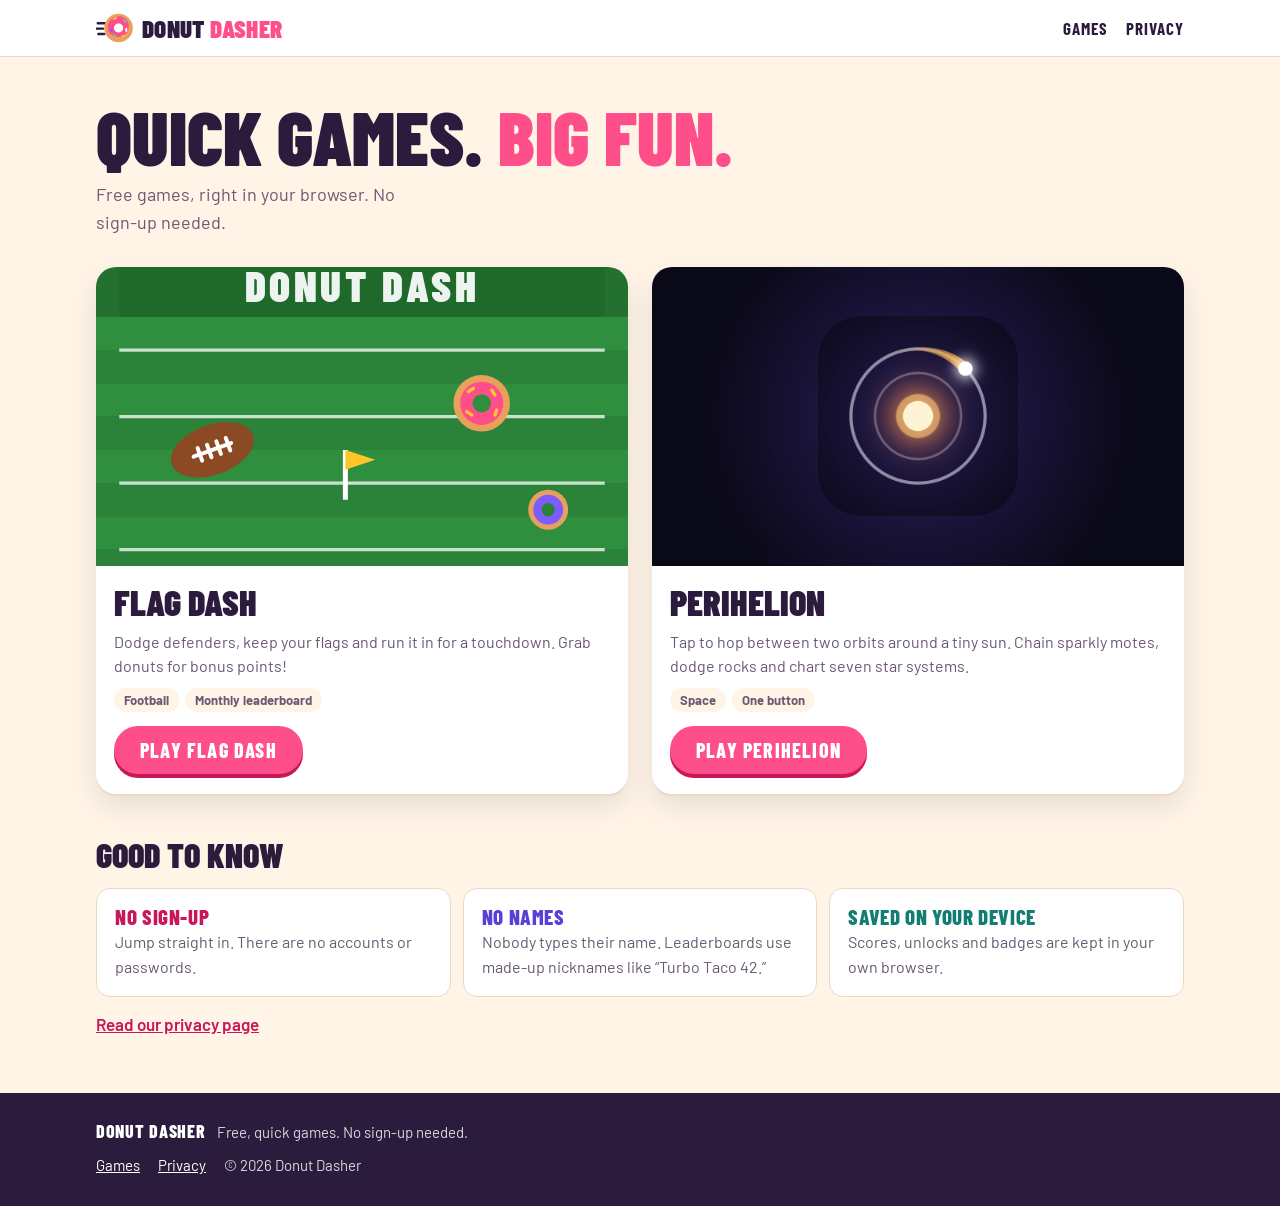
<file: index.html>
<!doctype html>
<html lang="en">
<head>
<meta charset="utf-8">
<meta name="viewport" content="width=device-width, initial-scale=1, viewport-fit=cover">
<title>Donut Dasher | Free, quick games</title>
<meta name="description" content="Free, quick games. Play Flag Dash and Perihelion right in your browser. No sign-up needed.">
<meta name="theme-color" content="#FF4F8B">
<link rel="canonical" href="https://donutdasher.com/">
<meta property="og:url" content="https://donutdasher.com/">
<meta property="og:title" content="Donut Dasher | Free, quick games">
<meta property="og:description" content="Free, quick games. Play Flag Dash and Perihelion right in your browser. No sign-up needed.">
<meta property="og:type" content="website">
<link rel="icon" href="/favicon.svg" type="image/svg+xml">
<link rel="icon" href="/favicon.ico" sizes="32x32">
<link rel="apple-touch-icon" href="/apple-touch-icon.png">
<link rel="preconnect" href="https://fonts.googleapis.com">
<link rel="preconnect" href="https://fonts.gstatic.com" crossorigin>
<link rel="stylesheet" href="https://fonts.googleapis.com/css2?family=Barlow+Condensed:wght@600;700;800;900&family=Barlow:wght@400;500;600;700&display=swap">
<link rel="stylesheet" href="/css/site.css?v=1794884065">
</head>
<body class="page-home">
<a class="skip" href="#main">Skip to content</a>
<header class="site-header">
  <div class="wrap site-header__inner">
    <a class="brand" href="/"><svg class="brand__logo" viewBox="0 0 64 64" aria-hidden="true" focusable="false"><g stroke="#2B1B3D" stroke-width="4" stroke-linecap="round"><path d="M3 24h12M1 33h11M4 42h10"/></g><path fill="#E9A05A" fill-rule="evenodd" d="M38 8a24 24 0 1 1 0 48a24 24 0 1 1 0-48zm0 16a8 8 0 1 0 0 16a8 8 0 1 0 0-16z"/><path fill="#FF4F8B" fill-rule="evenodd" d="M38 12c6 0 9 2 12 5s5 6 5 10c1 5-1 8-2 11c-2 4-5 7-9 8c-4 2-8 1-11 1c-4-1-7-3-10-6s-3-7-3-11c0-5 2-9 6-13c3-3 8-5 12-5zm0 12a8 8 0 1 0 0 16a8 8 0 1 0 0-16z"/><g stroke-width="3" stroke-linecap="round"><path stroke="#FFC629" d="M30 17l4-2"/><path stroke="#3DD6C6" d="M47 19l3 3"/><path stroke="#FFFFFF" d="M51 33l0 4"/><path stroke="#7C5CFF" d="M27 33l-1 4"/><path stroke="#FFC629" d="M44 46l4-1"/><path stroke="#3DD6C6" d="M30 44l3 2"/></g></svg><span class="brand__name">Donut <span>Dasher</span></span></a>
    <nav class="site-nav" aria-label="Main">
      <a href="/#games">Games</a>
      <a href="/privacy">Privacy</a>
    </nav>
  </div>
</header>
<main id="main">

<section class="hero">
  <div class="wrap hero__inner">
    <h1 class="hero__title">Quick games. <span>Big fun.</span></h1>
    <p class="hero__text">Free games, right in your browser. No sign-up needed.</p>
  </div>
</section>

<section class="games" id="games" aria-label="Games">
  <div class="wrap games__grid">
                  <a class="game-card game-card--flag-dash" href="/flag-dash">
          <div class="game-card__art"><svg class="game-card__svg" viewBox="0 0 320 200" preserveAspectRatio="xMidYMid slice" aria-hidden="true"><rect width="320" height="200" fill="#23702F"/><rect x="0" y="40" width="320" height="20" fill="#2F8F3E"/><rect x="0" y="60" width="320" height="20" fill="#2A8338"/><rect x="0" y="80" width="320" height="20" fill="#2F8F3E"/><rect x="0" y="100" width="320" height="20" fill="#2A8338"/><rect x="0" y="120" width="320" height="20" fill="#2F8F3E"/><rect x="0" y="140" width="320" height="20" fill="#2A8338"/><rect x="0" y="160" width="320" height="20" fill="#2F8F3E"/><rect x="0" y="180" width="320" height="20" fill="#2A8338"/><rect x="14" y="0" width="292" height="40" fill="#1F6A2B"/><text x="160" y="31" text-anchor="middle" class="game-card__ez">DONUT DASH</text><path d="M14 60H306" stroke="rgba(255,255,255,.75)" stroke-width="2"/><path d="M14 100H306" stroke="rgba(255,255,255,.75)" stroke-width="2"/><path d="M14 140H306" stroke="rgba(255,255,255,.75)" stroke-width="2"/><path d="M14 180H306" stroke="rgba(255,255,255,.75)" stroke-width="2"/><g transform="translate(70 120) rotate(-20)"><ellipse rx="26" ry="15" fill="#8B4A23"/><path d="M-12 0H12M-8-4v8M-2-4v8M4-4v8M10-4v8" stroke="#fff" stroke-width="2.4" stroke-linecap="round"/></g><g transform="translate(232 92)"><circle r="17" fill="#E9A05A"/><circle r="13" fill="#FF4F8B"/><circle r="5.5" fill="#2F8F3E"/><path d="M-8-7l3-2M6-8l2 3M9 4l-1 3M-9 5l3 2" stroke="#FFC629" stroke-width="2" stroke-linecap="round"/></g><g transform="translate(272 156)"><circle r="12" fill="#E9A05A"/><circle r="9" fill="#7C5CFF"/><circle r="4" fill="#2A8338"/></g><g transform="translate(150 150)"><path d="M0-30v30" stroke="#fff" stroke-width="3"/><path d="M0-30l18 6-18 6z" fill="#FFC629"/></g></svg></div>
          <div class="game-card__body">
            <h2 class="game-card__title">Flag Dash</h2>
            <p class="game-card__blurb">Dodge defenders, keep your flags and run it in for a touchdown. Grab donuts for bonus points!</p>
            <ul class="game-card__tags">
              <li>Football</li><li>Monthly leaderboard</li>            </ul>
            <span class="btn btn--primary game-card__play">Play Flag Dash</span>
          </div>
        </a>
                        <a class="game-card game-card--perihelion" href="/perihelion/">
          <div class="game-card__art"><div class="game-card__space"><img src="/perihelion/icons/icon-512.png" alt="" width="160" height="160" loading="lazy"></div></div>
          <div class="game-card__body">
            <h2 class="game-card__title">Perihelion</h2>
            <p class="game-card__blurb">Tap to hop between two orbits around a tiny sun. Chain sparkly motes, dodge rocks and chart seven star systems.</p>
            <ul class="game-card__tags">
              <li>Space</li><li>One button</li>            </ul>
            <span class="btn btn--primary game-card__play">Play Perihelion</span>
          </div>
        </a>
            </div>
</section>

<section class="promise" aria-labelledby="promise-title">
  <div class="wrap">
    <h2 class="section-title" id="promise-title">Good to know</h2>
    <ul class="promise__list">
      <li><strong>No sign-up</strong> Jump straight in. There are no accounts or passwords.</li>
      <li><strong>No names</strong> Nobody types their name. Leaderboards use made-up nicknames like “Turbo Taco 42.”</li>
      <li><strong>Saved on your device</strong> Scores, unlocks and badges are kept in your own browser.</li>
    </ul>
    <p class="promise__more"><a href="/privacy">Read our privacy page</a></p>
  </div>
</section>

</main>
<footer class="site-footer">
  <div class="wrap site-footer__inner">
    <p class="site-footer__promise"><strong>Donut Dasher</strong> Free, quick games. No sign-up needed.</p>
    <p class="site-footer__links"><a href="/">Games</a><a href="/privacy">Privacy</a><span>&copy; 2026 Donut Dasher</span></p>
  </div>
</footer>
</body>
</html>
</file>
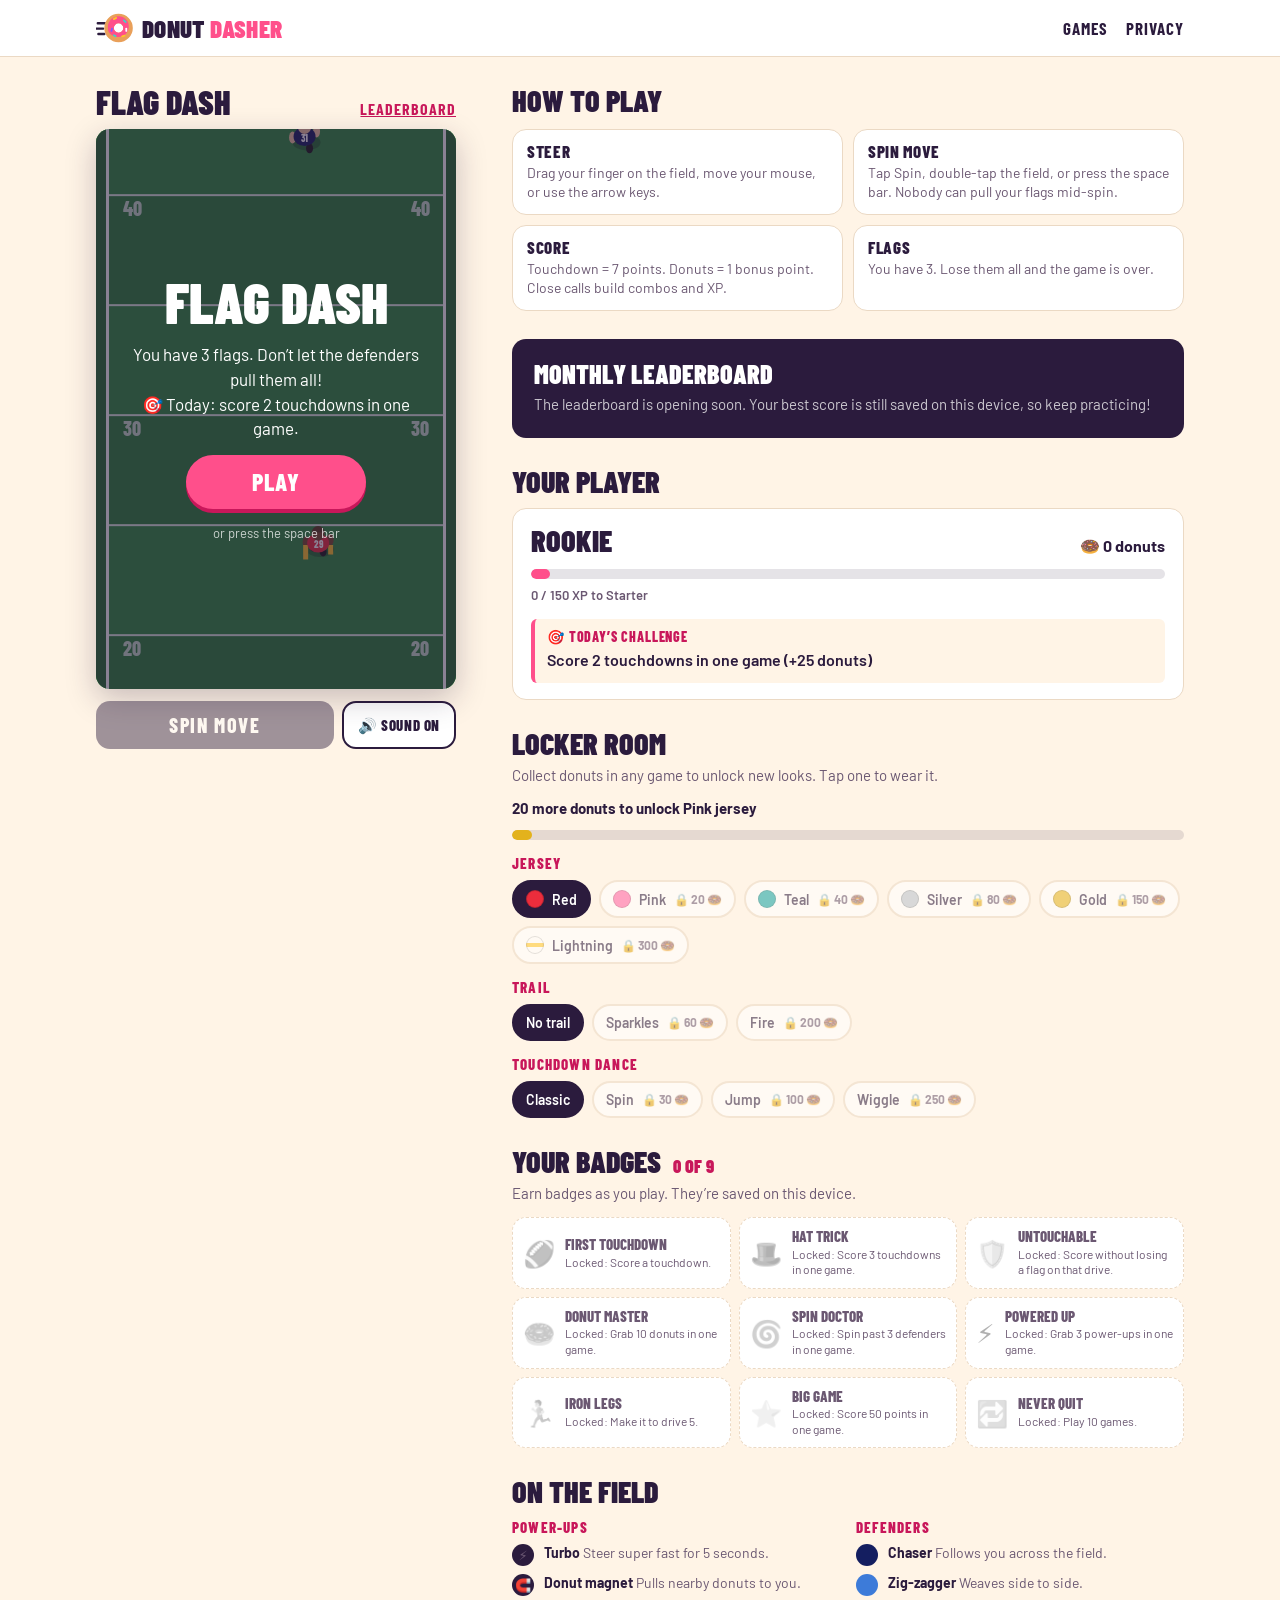
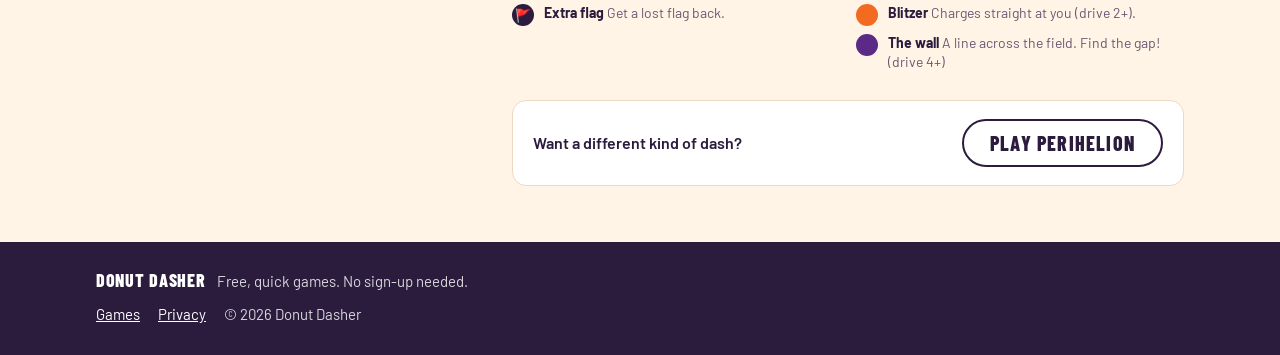
<file: flag-dash/index.html>
<!doctype html>
<html lang="en">
<head>
<meta charset="utf-8">
<meta name="viewport" content="width=device-width, initial-scale=1, viewport-fit=cover">
<title>Flag Dash | Donut Dasher</title>
<meta name="description" content="Flag Dash: a quick flag football game. Dodge defenders, keep your flags, grab donuts and run it in for a touchdown. Free to play with no sign-up.">
<meta name="theme-color" content="#FF4F8B">
<link rel="canonical" href="https://donutdasher.com/flag-dash">
<meta property="og:url" content="https://donutdasher.com/flag-dash">
<meta property="og:title" content="Flag Dash | Donut Dasher">
<meta property="og:description" content="Flag Dash: a quick flag football game. Dodge defenders, keep your flags, grab donuts and run it in for a touchdown. Free to play with no sign-up.">
<meta property="og:type" content="website">
<link rel="icon" href="/favicon.svg" type="image/svg+xml">
<link rel="icon" href="/favicon.ico" sizes="32x32">
<link rel="apple-touch-icon" href="/apple-touch-icon.png">
<link rel="preconnect" href="https://fonts.googleapis.com">
<link rel="preconnect" href="https://fonts.gstatic.com" crossorigin>
<link rel="stylesheet" href="https://fonts.googleapis.com/css2?family=Barlow+Condensed:wght@600;700;800;900&family=Barlow:wght@400;500;600;700&display=swap">
<link rel="stylesheet" href="/css/site.css?v=1794884065">
</head>
<body class="page-dash">
<a class="skip" href="#main">Skip to content</a>
<header class="site-header">
  <div class="wrap site-header__inner">
    <a class="brand" href="/"><svg class="brand__logo" viewBox="0 0 64 64" aria-hidden="true" focusable="false"><g stroke="#2B1B3D" stroke-width="4" stroke-linecap="round"><path d="M3 24h12M1 33h11M4 42h10"/></g><path fill="#E9A05A" fill-rule="evenodd" d="M38 8a24 24 0 1 1 0 48a24 24 0 1 1 0-48zm0 16a8 8 0 1 0 0 16a8 8 0 1 0 0-16z"/><path fill="#FF4F8B" fill-rule="evenodd" d="M38 12c6 0 9 2 12 5s5 6 5 10c1 5-1 8-2 11c-2 4-5 7-9 8c-4 2-8 1-11 1c-4-1-7-3-10-6s-3-7-3-11c0-5 2-9 6-13c3-3 8-5 12-5zm0 12a8 8 0 1 0 0 16a8 8 0 1 0 0-16z"/><g stroke-width="3" stroke-linecap="round"><path stroke="#FFC629" d="M30 17l4-2"/><path stroke="#3DD6C6" d="M47 19l3 3"/><path stroke="#FFFFFF" d="M51 33l0 4"/><path stroke="#7C5CFF" d="M27 33l-1 4"/><path stroke="#FFC629" d="M44 46l4-1"/><path stroke="#3DD6C6" d="M30 44l3 2"/></g></svg><span class="brand__name">Donut <span>Dasher</span></span></a>
    <nav class="site-nav" aria-label="Main">
      <a href="/#games">Games</a>
      <a href="/privacy">Privacy</a>
    </nav>
  </div>
</header>
<main id="main">

<section class="dash-section">
  <div class="wrap dash">

    <div class="dash__play">
      <div class="dash__titlebar">
        <h1 class="dash__h1">Flag Dash</h1>
        <a class="dash__jump" href="#leaderboard">Leaderboard</a>
      </div>
      <div class="dash__stage">
        <canvas id="dash-canvas" class="dash__canvas"
                data-board=""
                data-api="/api/flag-dash.php"
                data-endzone="DONUT DASH"
                width="360" height="560" role="img"
                aria-label="Flag Dash game: a football field where you run toward the end zone while defenders try to pull your flags"></canvas>
        <div class="dash__overlay" id="dash-overlay">
          <p class="dash__title" id="dash-title">Flag Dash</p>
          <p class="dash__text" id="dash-text">You have 3 flags. Don’t let the defenders pull them all!</p>
          <button class="btn btn--primary dash__button" id="dash-play" type="button">Play</button>
          <p class="dash__hint">or press the space bar</p>
        </div>
      </div>
      <div class="dash__controls">
        <button class="dash__spin" id="dash-spin" type="button" disabled>Spin move</button>
        <button class="dash__sound" id="dash-sound" type="button" aria-pressed="true">Sound on</button>
      </div>
    </div>

    <div class="dash__info">
      <div class="dash__how">
        <h2 class="dash__heading">How to play</h2>
        <ul class="dash__list">
          <li><strong>Steer</strong> Drag your finger on the field, move your mouse, or use the arrow keys.</li>
          <li><strong>Spin move</strong> Tap Spin, double-tap the field, or press the space bar. Nobody can pull your flags mid-spin.</li>
          <li><strong>Score</strong> Touchdown = 7 points. Donuts = 1 bonus point. Close calls build combos and XP.</li>
          <li><strong>Flags</strong> You have 3. Lose them all and the game is over.</li>
        </ul>
      </div>

      <div class="dash__board" id="leaderboard">
        <p class="dash__board-eyebrow">Monthly leaderboard</p>
        <p class="dash__board-sub">The leaderboard is opening soon. Your best score is still saved on this device, so keep practicing!</p>
      </div>

      <div class="dash__player-card">
        <h2 class="dash__heading">Your player</h2>
        <div class="dash__player" id="dash-player"></div>
      </div>

      <div class="dash__locker">
        <h2 class="dash__heading">Locker room</h2>
        <p class="dash__sub">Collect donuts in any game to unlock new looks. Tap one to wear it.</p>
        <div id="dash-locker"></div>
      </div>

      <div class="dash__badges">
        <h2 class="dash__heading">Your badges <span class="dash__badge-count" id="dash-badge-count"></span></h2>
        <p class="dash__sub">Earn badges as you play. They’re saved on this device.</p>
        <ul class="dash__badge-list" id="dash-badges"></ul>
      </div>

      <div class="dash__guide">
        <h2 class="dash__heading">On the field</h2>
        <div class="dash__guide-cols">
          <div>
            <h3 class="dash__guide-title">Power-ups</h3>
            <ul class="dash__guide-list">
              <li><span class="dash__chip dash__chip--power">&#9889;</span><span><strong>Turbo</strong> Steer super fast for 5 seconds.</span></li>
              <li><span class="dash__chip dash__chip--power">&#129522;</span><span><strong>Donut magnet</strong> Pulls nearby donuts to you.</span></li>
              <li><span class="dash__chip dash__chip--power">&#128681;</span><span><strong>Extra flag</strong> Get a lost flag back.</span></li>
            </ul>
          </div>
          <div>
            <h3 class="dash__guide-title">Defenders</h3>
            <ul class="dash__guide-list">
              <li><span class="dash__chip dash__chip--chaser"></span><span><strong>Chaser</strong> Follows you across the field.</span></li>
              <li><span class="dash__chip dash__chip--zig"></span><span><strong>Zig-zagger</strong> Weaves side to side.</span></li>
              <li><span class="dash__chip dash__chip--blitz"></span><span><strong>Blitzer</strong> Charges straight at you (drive 2+).</span></li>
              <li><span class="dash__chip dash__chip--wall"></span><span><strong>The wall</strong> A line across the field. Find the gap! (drive 4+)</span></li>
            </ul>
          </div>
        </div>
      </div>

      <div class="dash__more">
        <p>Want a different kind of dash?</p>
        <a class="btn btn--ghost" href="/perihelion/">Play Perihelion</a>
      </div>
    </div>

  </div>
</section>

<script src="/js/flag-dash.v1.js" defer></script>

</main>
<footer class="site-footer">
  <div class="wrap site-footer__inner">
    <p class="site-footer__promise"><strong>Donut Dasher</strong> Free, quick games. No sign-up needed.</p>
    <p class="site-footer__links"><a href="/">Games</a><a href="/privacy">Privacy</a><span>&copy; 2026 Donut Dasher</span></p>
  </div>
</footer>
</body>
</html>
</file>
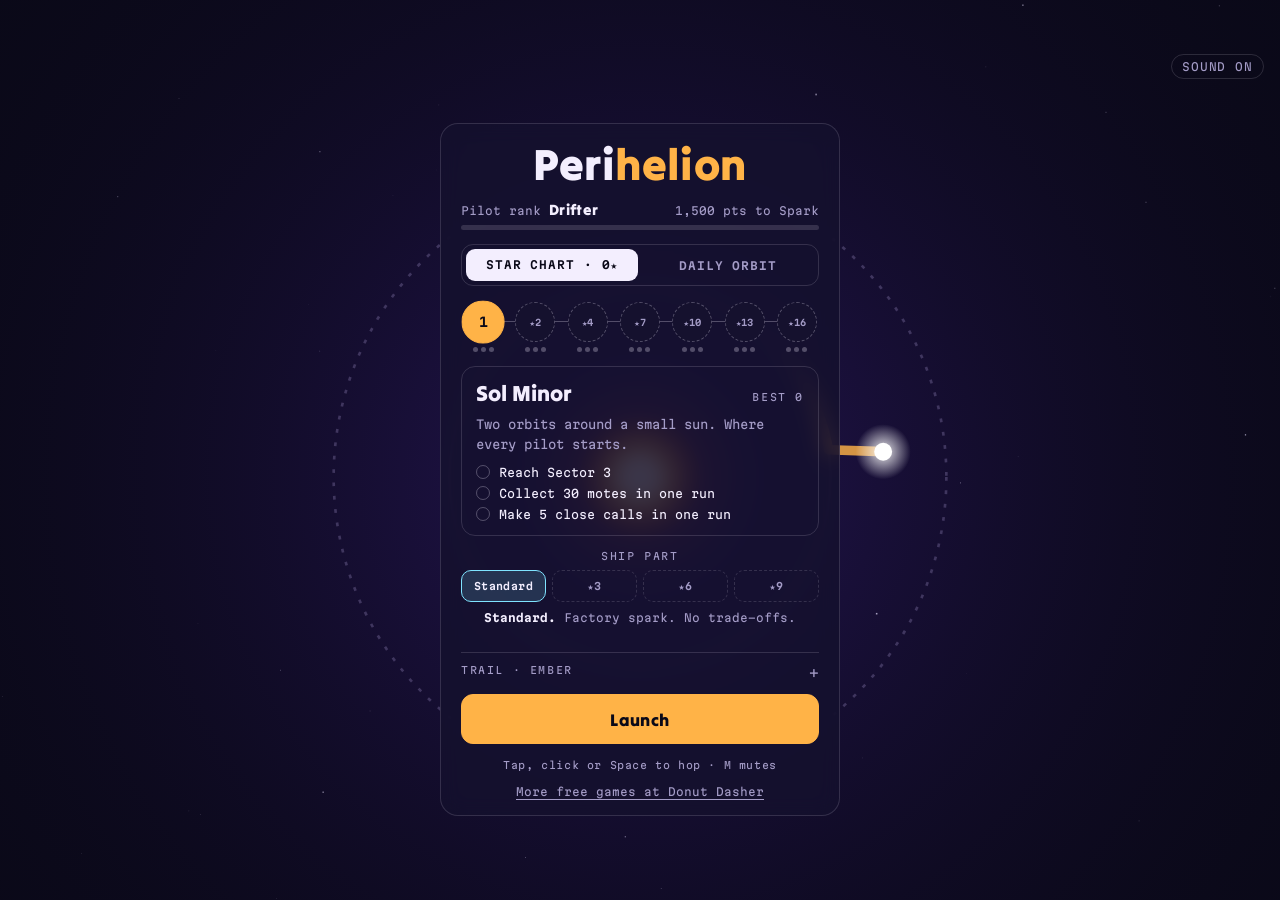
<file: perihelion/index.html>
<!doctype html>
<html lang="en">
<head>
<meta charset="utf-8">
<meta name="viewport" content="width=device-width, initial-scale=1, viewport-fit=cover, user-scalable=no">
<title>Perihelion</title>
<meta name="description" content="A one-button orbit game. Hop between orbits, chain motes, chart seven star systems.">
<meta name="theme-color" content="#0a0918">
<link rel="manifest" href="manifest.webmanifest">
<link rel="icon" type="image/png" sizes="192x192" href="icons/icon-192.png">
<link rel="apple-touch-icon" href="icons/apple-touch-icon.png">
<meta name="mobile-web-app-capable" content="yes">
<meta name="apple-mobile-web-app-capable" content="yes">
<meta name="apple-mobile-web-app-status-bar-style" content="black-translucent">
<meta name="apple-mobile-web-app-title" content="Perihelion">
<link rel="preconnect" href="https://fonts.googleapis.com">
<link rel="preconnect" href="https://fonts.gstatic.com" crossorigin>
<link rel="stylesheet" href="https://fonts.googleapis.com/css2?family=Tilt+Warp&family=Martian+Mono:wght@400;600&display=swap">
<style>
/* Layout: one full-bleed canvas (the orbital system) with a thin HUD and a single centered flight panel. Deliberately single-theme: deep space. */
:root {
  --void: #0a0918;
  --void-2: #15112e;
  --ink: #f3eefe;
  --ink-dim: #a49cc7;
  --sol: #ffb347;
  --mote: #7fe3ff;
  --rock: #ff5d5d;
  --line: rgba(243, 238, 254, 0.14);
  --line-2: rgba(243, 238, 254, 0.28);
  --font-display: "Tilt Warp", "Arial Rounded MT Bold", "Trebuchet MS", sans-serif;
  --font-mono: "Martian Mono", ui-monospace, "SF Mono", Menlo, monospace;
  color-scheme: dark;
}
html, body { height: 100%; }
*, *::before, *::after { box-sizing: border-box; }
body { margin: 0; font-size: 14px; overscroll-behavior: none; }
.install-hint { font-size: 11px; }
.home-link { font-size: 11px; color: var(--ink-dim); text-decoration: underline; text-underline-offset: 3px; }
.home-link:hover { color: var(--ink); }
[hidden] { display: none !important; }
body {
  background: var(--void);
  color: var(--ink);
  font-family: var(--font-mono);
  overflow: hidden;
  touch-action: manipulation;
  user-select: none;
  -webkit-user-select: none;
  -webkit-tap-highlight-color: transparent;
}
canvas { position: fixed; inset: 0; width: 100%; height: 100%; display: block; }

.hud {
  position: fixed; inset: 0 0 auto 0; z-index: 2;
  display: flex; justify-content: space-between; align-items: flex-start; gap: 12px;
  padding-top: calc(14px + env(safe-area-inset-top, 0px));
  padding-left: max(16px, env(safe-area-inset-left, 0px));
  padding-right: max(16px, env(safe-area-inset-right, 0px));
  pointer-events: none;
  font-variant-numeric: tabular-nums;
}
.hud.idle .live { visibility: hidden; }
.score { font-family: var(--font-display); font-size: clamp(30px, 7vw, 46px); line-height: 1; letter-spacing: 0.01em; }
.sub { display: flex; gap: 8px; align-items: center; flex-wrap: wrap; margin-top: 8px; font-size: 11px; letter-spacing: 0.08em; text-transform: uppercase; color: var(--ink-dim); }
.chip { padding: 3px 8px; border-radius: 99px; border: 1px solid var(--line); color: var(--ink); transition: transform .12s, background .2s; }
.chip.hot { background: var(--sol); color: var(--void); border-color: transparent; }
.right { text-align: right; display: flex; flex-direction: column; align-items: flex-end; gap: 8px; }
.best { font-size: 11px; letter-spacing: 0.08em; text-transform: uppercase; color: var(--ink-dim); }
.best b { color: var(--ink); font-weight: 600; font-size: 14px; display: block; letter-spacing: 0; margin-top: 2px; }
.icon-btn {
  pointer-events: auto; font: inherit; font-size: 11px; letter-spacing: .08em; text-transform: uppercase;
  background: transparent; color: var(--ink-dim); border: 1px solid var(--line); border-radius: 99px; padding: 5px 10px; cursor: pointer;
}
.icon-btn:hover { color: var(--ink); }
button:focus-visible, summary:focus-visible { outline: 2px solid var(--mote); outline-offset: 2px; }

.panel-wrap {
  position: fixed; inset: 0; z-index: 3; display: grid; place-items: center;
  padding-top: calc(56px + env(safe-area-inset-top, 0px));
  padding-bottom: calc(16px + env(safe-area-inset-bottom, 0px));
  padding-left: max(16px, env(safe-area-inset-left, 0px));
  padding-right: max(16px, env(safe-area-inset-right, 0px));
  pointer-events: none;
}
.panel {
  pointer-events: auto;
  width: min(400px, 100%);
  max-height: 100%;
  overflow-y: auto;
  overscroll-behavior: contain;
  background: color-mix(in srgb, var(--void-2) 84%, transparent);
  backdrop-filter: blur(10px); -webkit-backdrop-filter: blur(10px);
  border: 1px solid var(--line); border-radius: 18px;
  padding: 20px 20px 18px;
  display: flex; flex-direction: column; gap: 14px;
  text-align: center;
  animation: rise .35s cubic-bezier(.2,.9,.3,1.2);
  scrollbar-width: thin;
}
@keyframes rise { from { transform: translateY(14px) scale(.97); opacity: .4; } to { transform: none; opacity: 1; } }
.panel h1 { margin: 0; font-family: var(--font-display); font-weight: 400; font-size: clamp(34px, 9vw, 44px); line-height: .95; text-wrap: balance; letter-spacing: 0.01em; }
.panel h1 span { color: var(--sol); }
.panel h2 { margin: 0; font-family: var(--font-display); font-weight: 400; font-size: 22px; line-height: 1.1; text-wrap: balance; }
.panel p { margin: 0; color: var(--ink-dim); font-size: 12px; line-height: 1.65; }
.panel p b { color: var(--ink); font-weight: 600; }
.kicker { font-size: 10px; letter-spacing: .16em; text-transform: uppercase; color: var(--ink-dim); }
.big { font-family: var(--font-display); font-size: 64px; line-height: 1; font-variant-numeric: tabular-nums; }
.newbest { display: inline-block; align-self: center; background: var(--sol); color: var(--void); font-size: 10px; font-weight: 600; letter-spacing: .14em; text-transform: uppercase; padding: 4px 10px; border-radius: 99px; animation: pulse 0.9s ease-in-out infinite alternate; }
@keyframes pulse { to { transform: scale(1.08); } }

.rank { display: flex; flex-direction: column; gap: 6px; text-align: left; }
.rank-row { display: flex; justify-content: space-between; align-items: baseline; gap: 8px; font-size: 11px; color: var(--ink-dim); }
.rank-row b { font-family: var(--font-display); font-weight: 400; font-size: 15px; color: var(--ink); letter-spacing: .02em; }
.progress { height: 5px; border-radius: 99px; background: var(--line); overflow: hidden; }
.progress div { height: 100%; background: var(--mote); border-radius: 99px; transition: width .8s cubic-bezier(.2,.8,.2,1); }
.progress.sol div { background: var(--sol); }

.tabs { display: grid; grid-template-columns: 1fr 1fr; gap: 4px; padding: 4px; border: 1px solid var(--line); border-radius: 12px; }
.tab { font: 600 11px var(--font-mono); letter-spacing: .08em; text-transform: uppercase; padding: 9px 6px; border-radius: 9px; border: 0; background: transparent; color: var(--ink-dim); cursor: pointer; }
.tab.on { background: var(--ink); color: var(--void); }

.chart { position: relative; display: flex; justify-content: space-between; gap: 4px; padding: 2px 2px 0; }
.chart::before { content: ""; position: absolute; left: 22px; right: 22px; top: 21px; height: 1px; background: var(--line-2); }
.node { position: relative; display: flex; flex-direction: column; align-items: center; gap: 5px; background: none; border: 0; padding: 0; cursor: pointer; color: var(--ink); }
.node .n { width: 40px; height: 40px; border-radius: 50%; display: grid; place-items: center; background: var(--void-2); border: 1.5px solid var(--line-2); font: 600 12px var(--font-mono); transition: transform .15s; }
.node.on .n { background: var(--sol); color: var(--void); border-color: var(--sol); transform: scale(1.08); }
.node.locked .n { color: var(--ink-dim); border-style: dashed; font-size: 9px; }
.node.done .n { border-color: var(--sol); }
.pips { display: flex; gap: 3px; }
.pips i { width: 5px; height: 5px; border-radius: 50%; background: var(--line-2); }
.pips i.got { background: var(--sol); }

.sys { display: flex; flex-direction: column; gap: 10px; text-align: left; border: 1px solid var(--line); border-radius: 14px; padding: 14px; }
.sys-head { display: flex; justify-content: space-between; align-items: baseline; gap: 8px; flex-wrap: wrap; }
.goals { list-style: none; margin: 0; padding: 0; display: flex; flex-direction: column; gap: 7px; font-size: 11.5px; }
.goals li { display: flex; align-items: center; gap: 9px; color: var(--ink); }
.goals li i { flex: none; width: 14px; height: 14px; border-radius: 50%; border: 1.5px solid var(--line-2); display: grid; place-items: center; font-style: normal; font-size: 9px; }
.goals li.done { color: var(--ink-dim); text-decoration: line-through; text-decoration-color: var(--line-2); }
.goals li.done i { background: var(--sol); border-color: var(--sol); color: var(--void); }
.goals li.done i::before { content: "★"; }
.goals.fresh li { text-decoration: none; color: var(--sol); font-weight: 600; justify-content: center; }
.lockmsg { border-top: 1px dashed var(--line); padding-top: 10px; }

.parts { display: flex; flex-direction: column; gap: 8px; }
.part-row { display: grid; grid-template-columns: repeat(4, 1fr); gap: 6px; }
.part { font: 600 10px var(--font-mono); letter-spacing: .04em; padding: 9px 2px; border-radius: 10px; border: 1px solid var(--line); background: transparent; color: var(--ink); cursor: pointer; }
.part.on { border-color: var(--mote); background: color-mix(in srgb, var(--mote) 16%, transparent); }
.part.locked { color: var(--ink-dim); border-style: dashed; }
.part-desc { font-size: 11px; color: var(--ink-dim); min-height: 2.6em; line-height: 1.5; }

.bars { display: grid; grid-template-columns: repeat(7, 1fr); gap: 6px; align-items: end; height: 76px; }
.bar { display: flex; flex-direction: column; align-items: center; justify-content: flex-end; gap: 4px; height: 100%; }
.bar div { width: 100%; border-radius: 4px 4px 2px 2px; background: var(--line-2); min-height: 2px; }
.bar.today div { background: var(--sol); }
.bar small { font-size: 9px; color: var(--ink-dim); }
.bar.today small { color: var(--ink); font-weight: 600; }

.stats { display: grid; grid-template-columns: repeat(3, 1fr); gap: 8px; }
.stat { border: 1px solid var(--line); border-radius: 10px; padding: 8px 4px; font-variant-numeric: tabular-nums; }
.stat b { display: block; font-size: 16px; font-weight: 600; }
.stat small { font-size: 9px; letter-spacing: .12em; text-transform: uppercase; color: var(--ink-dim); }
.notes { display: flex; flex-direction: column; gap: 6px; }
.note { font-size: 11.5px; padding: 8px 10px; border-radius: 10px; background: color-mix(in srgb, var(--sol) 14%, transparent); color: var(--ink); border: 1px solid color-mix(in srgb, var(--sol) 40%, transparent); }
.note b { color: var(--sol); }

details.trails { text-align: left; border-top: 1px solid var(--line); padding-top: 10px; }
details.trails summary { cursor: pointer; font-size: 10px; letter-spacing: .16em; text-transform: uppercase; color: var(--ink-dim); list-style: none; display: flex; justify-content: space-between; }
details.trails summary::-webkit-details-marker { display: none; }
details.trails summary::after { content: "+"; font-size: 14px; letter-spacing: 0; }
details.trails[open] summary::after { content: "–"; }
.trail-body { display: flex; flex-direction: column; gap: 10px; padding-top: 12px; text-align: center; }
.trail-row { display: flex; justify-content: center; gap: 8px; flex-wrap: wrap; padding-bottom: 12px; }
.sw {
  width: 38px; height: 38px; border-radius: 50%; border: 2px solid var(--line); cursor: pointer; padding: 0;
  position: relative; background: var(--void); display: grid; place-items: center;
  font: 600 8px var(--font-mono); color: var(--ink-dim);
}
.sw .dot { width: 14px; height: 14px; border-radius: 50%; }
.sw.on { border-color: var(--ink); }
.sw.locked .dot { opacity: .2; }
.sw.locked span { position: absolute; bottom: -14px; left: 50%; transform: translateX(-50%); white-space: nowrap; }
.unlock-note { font-size: 11px; color: var(--ink-dim); }
.unlock-note b { color: var(--ink); font-weight: 600; }

.btns { display: grid; grid-template-columns: 1fr; gap: 8px; }
.btns.two { grid-template-columns: 1.4fr 1fr; }
.btn { font: 400 17px var(--font-display); letter-spacing: .02em; padding: 13px 10px; border-radius: 12px; border: 1px solid var(--line-2); background: transparent; color: var(--ink); cursor: pointer; }
.btn.primary { background: var(--sol); color: var(--void); border-color: var(--sol); }
.btn:disabled { opacity: .35; cursor: default; }
.keys { font-size: 10px; color: var(--ink-dim); letter-spacing: .06em; }
@media (prefers-reduced-motion: reduce) {
  .panel, .newbest { animation: none; }
}
</style>
</head>
<body>

<canvas id="c" aria-label="Perihelion game field"></canvas>

<div class="hud idle" id="hud">
  <div class="live">
    <div class="score" id="score">0</div>
    <div class="sub"><span class="chip" id="mult">×1</span><span id="where">Sector 1</span></div>
  </div>
  <div class="right">
    <div class="best live">Best<b id="best">0</b></div>
    <button class="icon-btn" id="mute" type="button">Sound on</button>
  </div>
</div>

<div class="panel-wrap" id="panelWrap">
  <div class="panel" id="panel"></div>
</div>

<script>
(() => {
  // ================= data =================
  const SYSTEMS = [
    { name: 'Sol Minor', hue: 255, need: 0, cfg: { lanes: 2 },
      rule: 'Two orbits around a small sun. Where every pilot starts.',
      goals: [{ t: 'sector', n: 3 }, { t: 'motes', n: 30 }, { t: 'closes', n: 5 }] },
    { name: 'Twin Lanterns', hue: 205, need: 2, cfg: { lanes: 2, braid: true },
      rule: 'A binary star braids the two orbits. They cross four times a lap, so inner and outer keep trading places.',
      goals: [{ t: 'sector', n: 3 }, { t: 'streak', n: 18 }, { t: 'score', n: 1500 }] },
    { name: 'Triad', hue: 160, need: 4, cfg: { lanes: 3 },
      rule: 'Three orbits. Each tap moves you one orbit outward, and the outermost wraps back to the inner.',
      goals: [{ t: 'sector', n: 3 }, { t: 'motes', n: 40 }, { t: 'closes', n: 8 }] },
    { name: 'Comet Reach', hue: 18, need: 7, cfg: { lanes: 2, comets: true },
      rule: 'Comets dive inward across every orbit. Judge where they will be when you arrive.',
      goals: [{ t: 'sector', n: 4 }, { t: 'streak', n: 24 }, { t: 'score', n: 3000 }] },
    { name: 'Retrograde', hue: 330, need: 10, cfg: { lanes: 2, retro: true },
      rule: 'Rocks drift against your orbit and close in faster than they look.',
      goals: [{ t: 'sector', n: 4 }, { t: 'motes', n: 60 }, { t: 'closes', n: 12 }] },
    { name: 'Umbra', hue: 285, need: 13, cfg: { lanes: 2, eclipse: true },
      rule: 'An eclipse darkens a slice of the ring. Read the orbit ahead and remember it.',
      goals: [{ t: 'sector', n: 4 }, { t: 'streak', n: 30 }, { t: 'score', n: 5000 }] },
    { name: 'Heliopause', hue: 42, need: 16, cfg: { lanes: 2, braid: true, comets: true, eclipse: true },
      rule: 'Braided orbits, diving comets and an eclipse at once. The edge of the chart.',
      goals: [{ t: 'sector', n: 5 }, { t: 'motes', n: 80 }, { t: 'score', n: 6000 }] },
  ];
  const PARTS = [
    { id: 'none', name: 'Standard', need: 0, desc: 'Factory spark. No trade-offs.' },
    { id: 'magnet', name: 'Magnet', need: 3, desc: 'Pulls in motes from every orbit, but rocks hit from wider.' },
    { id: 'overclock', name: 'Overclock', need: 6, desc: 'Multiplier starts at ×2 and tops out at ×9. You fly 20% faster.' },
    { id: 'ballast', name: 'Ballast', need: 9, desc: 'Hops are sluggish, but you get a fresh shield every sector.' },
  ];
  const TRAILS = [
    { name: 'Ember', cost: 0, col: '#ffb347' },
    { name: 'Glacier', cost: 150, col: '#7fe3ff' },
    { name: 'Venom', cost: 400, col: '#9dff6a' },
    { name: 'Orchid', cost: 900, col: '#e48bff' },
    { name: 'Prism', cost: 2000, col: 'prism' },
  ];
  const RANKS = [['Drifter', 0], ['Spark', 1500], ['Navigator', 6000], ['Comet Rider', 20000], ['Sunskimmer', 50000], ['Helion', 120000], ['Perihelion', 250000]];
  const TIPS = [
    'Hop off a rock’s orbit at the last instant for a close-call bonus.',
    'Missing a mote resets your streak. Greed pays.',
    'Every 6 motes in a row adds ×1 to your multiplier.',
    'A golden shield absorbs one rock.',
    'Three stars on a system mark it as mastered on the chart.',
    'Parts are trade-offs. Ballast is a lifesaver in Comet Reach.',
    'The daily orbit is the same course for everyone today. Send a friend the link.',
  ];

  // ================= save =================
  const SAVE_KEY = 'perihelion.save2';
  const oldGet = (k, d) => { try { const v = localStorage.getItem('perihelion.' + k); return v == null ? d : JSON.parse(v); } catch (e) { return d; } };
  let save = null;
  try { save = JSON.parse(localStorage.getItem(SAVE_KEY)); } catch (e) {}
  if (!save || typeof save !== 'object') {
    save = { bank: oldGet('bank', 0), trail: oldGet('trail', 0), muted: oldGet('muted', false), runs: oldGet('runs', 0),
      life: 0, sys: {}, part: 'none', sel: 0, mode: 'chart', daily: {} };
    const ob = oldGet('best', 0);
    if (ob) save.sys[0] = { best: ob, goals: [false, false, false] };
  }
  for (const [k, d] of Object.entries({ bank: 0, trail: 0, muted: false, runs: 0, life: 0, sys: {}, part: 'none', sel: 0, mode: 'chart', daily: {} }))
    if (save[k] === undefined) save[k] = d;
  function persist() { try { localStorage.setItem(SAVE_KEY, JSON.stringify(save)); } catch (e) {} }
  const sysSave = i => (save.sys[i] ||= { best: 0, goals: [false, false, false] });
  const totalStars = () => SYSTEMS.reduce((n, _, i) => n + sysSave(i).goals.filter(Boolean).length, 0);
  if (!TRAILS[save.trail] || TRAILS[save.trail].cost > save.bank) save.trail = 0;
  { const p = PARTS.find(p => p.id === save.part); if (!p || p.need > totalStars()) save.part = 'none'; }
  if (SYSTEMS[save.sel].need > totalStars()) save.sel = 0;

  const rankOf = life => { let i = 0; RANKS.forEach((r, j) => { if (life >= r[1]) i = j; }); return i; };

  // ================= daily =================
  const pad = n => String(n).padStart(2, '0');
  const dayKey = d => `${d.getFullYear()}-${pad(d.getMonth() + 1)}-${pad(d.getDate())}`;
  const todayKey = () => dayKey(new Date());
  function hashStr(s) { let h = 2166136261; for (const c of s) { h ^= c.charCodeAt(0); h = Math.imul(h, 16777619); } return h >>> 0; }
  function mulberry32(a) { return () => { a |= 0; a = a + 0x6D2B79F5 | 0; let t = Math.imul(a ^ a >>> 15, 1 | a); t = t + Math.imul(t ^ t >>> 7, 61 | t) ^ t; return ((t ^ t >>> 14) >>> 0) / 4294967296; }; }
  const dailySys = k => hashStr('system:' + k) % SYSTEMS.length;

  const goalLabel = gl => ({
    sector: `Reach Sector ${gl.n}`,
    motes: `Collect ${gl.n} motes in one run`,
    closes: `Make ${gl.n} close calls in one run`,
    streak: `Chain ${gl.n} motes in a row`,
    score: `Score ${gl.n.toLocaleString()} in one run`,
  })[gl.t];

  const reduceMotion = matchMedia('(prefers-reduced-motion: reduce)').matches;

  // ================= audio =================
  let ac = null;
  function tone(f, d = 0.08, type = 'sine', vol = 0.12, slide = 0, delay = 0) {
    if (save.muted) return;
    try {
      if (!ac) ac = new (window.AudioContext || window.webkitAudioContext)();
      if (ac.state === 'suspended') ac.resume();
      const t0 = ac.currentTime + delay;
      const o = ac.createOscillator(), gn = ac.createGain();
      o.type = type; o.frequency.setValueAtTime(f, t0);
      if (slide) o.frequency.exponentialRampToValueAtTime(f * slide, t0 + d);
      gn.gain.setValueAtTime(0.0001, t0);
      gn.gain.exponentialRampToValueAtTime(vol, t0 + 0.005);
      gn.gain.exponentialRampToValueAtTime(0.0001, t0 + d);
      o.connect(gn).connect(ac.destination);
      o.start(t0); o.stop(t0 + d + 0.03);
    } catch (e) {}
  }
  const PENTA = [0, 2, 4, 7, 9];
  const noteFreq = i => 392 * Math.pow(2, (PENTA[i % 5] + 12 * Math.floor(i / 5)) / 12);
  const sfx = {
    flip: () => tone(220, 0.05, 'triangle', 0.06, 1.6),
    warp: () => tone(700, 0.12, 'sine', 0.07, 0.4),
    mote: s => tone(noteFreq(Math.min(s, 14)), 0.12, 'sine', 0.13),
    close: () => { tone(660, 0.08, 'square', 0.05); tone(990, 0.1, 'square', 0.05, 0, 0.06); },
    star: () => [0, 4, 7, 12].forEach((n, i) => tone(523 * Math.pow(2, n / 12), 0.16, 'triangle', 0.1, 0, i * 0.05)),
    shield: () => tone(300, 0.3, 'sawtooth', 0.08, 0.3),
    die: () => { tone(180, 0.6, 'sawtooth', 0.12, 0.15); tone(90, 0.7, 'sine', 0.15, 0.4); },
    lost: () => tone(300, 0.18, 'triangle', 0.06, 0.6),
    level: () => [0, 7, 12].forEach((n, i) => tone(330 * Math.pow(2, n / 12), 0.2, 'sine', 0.09, 0, i * 0.08)),
    best: () => [0, 4, 7, 11, 14].forEach((n, i) => tone(440 * Math.pow(2, n / 12), 0.2, 'triangle', 0.08, 0, i * 0.07)),
    goal: () => [0, 7, 12, 19].forEach((n, i) => tone(392 * Math.pow(2, n / 12), 0.22, 'triangle', 0.09, 0, i * 0.06)),
    click: () => tone(600, 0.06, 'triangle', 0.07),
    nope: () => tone(160, 0.12, 'square', 0.04),
  };

  // ================= canvas & geometry =================
  const cv = document.getElementById('c'), ctx = cv.getContext('2d');
  let W, H, CX, CY, S, M;
  function resize() {
    const dpr = Math.min(2, window.devicePixelRatio || 1);
    W = cv.clientWidth; H = cv.clientHeight;
    cv.width = Math.round(W * dpr); cv.height = Math.round(H * dpr);
    ctx.setTransform(dpr, 0, 0, dpr, 0, 0);
    M = Math.min(W, H * 0.92);
    S = M / 600;
    CX = W / 2; CY = H / 2 + Math.min(30, H * 0.03);
  }
  addEventListener('resize', resize); resize();

  let view = { cfg: SYSTEMS[0].cfg, hue: SYSTEMS[0].hue };
  function laneR(l, a) {
    const c = view.cfg;
    if (c.braid) { const mid = M * 0.30, half = M * 0.075; return mid + (l ? 1 : -1) * half * Math.cos(2 * a); }
    return c.lanes === 3 ? M * [0.17, 0.285, 0.40][l] : M * [0.23, 0.37][l];
  }
  function radiusAt(p, a) {
    const NL = view.cfg.lanes;
    const i = Math.max(0, Math.min(NL - 2, Math.floor(p)));
    const r0 = laneR(i, a), r1 = laneR(i + 1, a);
    return r0 + (r1 - r0) * (p - i);
  }
  const pos = (a, r) => [CX + Math.cos(a - Math.PI / 2) * r, CY + Math.sin(a - Math.PI / 2) * r];

  const stars = Array.from({ length: 160 }, () => ({ a: Math.random() * Math.PI * 2, d: Math.sqrt(Math.random()) * 1.1, s: Math.random() * 1.4 + 0.3, tw: Math.random() * 6 }));

  // ================= state =================
  let state = 'menu';     // menu | play | dying | over
  let g = null, lastRun = null, overAt = 0, clock = 0, shake = 0, timeScale = 1, flash = 0;
  const parts = [], texts = [];
  const demo = { ang: 0, p: 0, lane: 0, hist: [], nextFlip: 1.2 };
  const WMAX = 4.1, RETRO = 0.45, COMET_V = 1.3;

  function selectedSystem() { return save.mode === 'daily' ? dailySys(todayKey()) : save.sel; }

  function newGame() {
    const daily = save.mode === 'daily';
    const si = selectedSystem();
    const sys = SYSTEMS[si];
    const part = daily ? 'none' : save.part;
    const dk = todayKey();
    g = {
      mode: daily ? 'daily' : 'chart', dayKey: dk, sysIndex: si, sys, cfg: sys.cfg, part,
      rng: daily ? mulberry32(hashStr('course:' + dk)) : Math.random,
      spd: part === 'overclock' ? 1.2 : 1, hopK: part === 'ballast' ? 9 : 20, baseMult: part === 'overclock' ? 2 : 1,
      ang: -0.2, lane: 0, p: 0, w: 1.75, time: 0, score: 0, streak: 0, maxStreak: 0,
      motes: 0, closes: 0, level: 1, maxMult: 1,
      best: daily ? (save.daily[dk] || 0) : sysSave(si).best, beatBest: false,
      lastSwitch: -9, fromLane: 0, shield: part === 'ballast', invuln: 0,
      objs: [], cursor: Math.PI * 0.55, hist: [], newGoals: [],
      starsBefore: totalStars(), bankBefore: save.bank, rankBefore: rankOf(save.life),
    };
    g.mult = g.baseMult;
    view = { cfg: sys.cfg, hue: sys.hue };
  }

  // ================= spawning =================
  function addObj(a, lane, type, extra) {
    if (g.cfg.braid && Math.abs(Math.cos(2 * a)) < 0.32) return; // keep crossings clear
    g.objs.push(Object.assign({ a, lane, type, done: false, spin: g.rng() * 6, pop: 0 }, extra));
  }
  function spawnPattern() {
    const c = g.cfg, NL = c.lanes, R = g.rng, lvl = g.level;
    const wp = Math.min(WMAX * g.spd, g.w + 0.35) + (c.retro ? RETRO : 0);
    const sec = s => s * wp;
    const other = l => (l + 1 + Math.floor(R() * (NL - 1))) % NL;
    let a = g.cursor;
    const L = Math.floor(R() * NL);
    const r = R();
    if (c.comets && r < 0.24) {
      const tPass = g.time + (a - g.ang) / Math.max(0.5, g.w);
      addObj(a, 0, 'comet', { lp0: -0.25 + R() * (NL - 1 + 0.5), tPass });
      if (R() < 0.6) addObj(a + sec(0.35), L, 'mote');
      a += sec(0.55);
    } else if (r < 0.29 && !g.shield && g.time > 8 && R() < 0.2) {
      addObj(a, L, 'star'); addObj(a, other(L), 'rock'); a += sec(0.3);
    } else if (r < 0.40) {
      const n = 4 + Math.floor(R() * 4);
      for (let i = 0; i < n; i++) addObj(a + sec(0.1 * i), L, 'mote');
      a += sec(0.1 * n);
    } else if (r < 0.55) {
      addObj(a, L, 'rock'); addObj(a, other(L), 'mote'); a += sec(0.2);
    } else if (NL === 3 && r < 0.68) {
      a += sec(0.3);
      for (let l = 0; l < NL; l++) addObj(a, l, l === L ? 'mote' : 'rock');
      a += sec(0.25);
    } else if (r < 0.82) {
      const n = 3 + Math.min(5, lvl);
      const gap = Math.max(0.38, 0.72 - lvl * 0.055);
      let l = L;
      for (let i = 0; i < n; i++) { const nx = other(l); addObj(a, l, 'rock'); addObj(a, nx, 'mote'); a += sec(gap); l = nx; }
    } else {
      const n = 3 + Math.min(4, lvl >> 1);
      const safe = other(L);
      for (let i = 0; i < n; i++) {
        addObj(a + sec(0.15 * i), L, 'rock');
        if (i % 2 === 0) addObj(a + sec(0.15 * i), safe, 'mote');
      }
      a += sec(0.15 * n);
    }
    g.cursor = a + sec(Math.max(0.36, 0.7 - lvl * 0.045));
  }
  const cometLp = o => o.lp0 + COMET_V * (o.tPass - g.time);

  // ================= fx =================
  function burst(x, y, col, n, spd, size = 2.2) {
    if (reduceMotion) n = Math.ceil(n / 2);
    for (let i = 0; i < n; i++) {
      const a = Math.random() * Math.PI * 2, v = (0.3 + Math.random()) * spd * S;
      parts.push({ x, y, vx: Math.cos(a) * v, vy: Math.sin(a) * v, life: 0, max: 0.4 + Math.random() * 0.5, col, size: size * (0.6 + Math.random()) });
    }
  }
  function floatText(x, y, text, col, big = false) { texts.push({ x, y, text, col, life: 0, big }); }
  function addShake(v) { if (!reduceMotion) shake = Math.max(shake, v); }
  function trailColor(i) {
    const t = TRAILS[save.trail];
    return t.col === 'prism' ? `hsl(${(clock * 160 + i * 18) % 360} 100% 65%)` : t.col;
  }

  // ================= input =================
  function hop() {
    const NL = g.cfg.lanes;
    g.fromLane = g.lane;
    if (NL === 2) { g.lane = 1 - g.lane; sfx.flip(); }
    else {
      g.lane = (g.lane + 1) % NL;
      if (g.lane === 0) {
        const [x0, y0] = pos(g.ang, radiusAt(g.p, g.ang));
        burst(x0, y0, trailColor(0), 8, 120, 1.6);
        g.p = 0; g.hist.length = 0; sfx.warp();
      } else sfx.flip();
    }
    g.lastSwitch = g.time;
  }
  function primary() {
    if (state === 'play') hop();
    else if (state === 'menu') launch();
    else if (state === 'over' && clock - overAt > 0.55) launch();
  }
  function launch() {
    if (save.mode === 'chart' && SYSTEMS[save.sel].need > totalStars()) { sfx.nope(); return; }
    newGame(); state = 'play';
    parts.length = 0; texts.length = 0; timeScale = 1;
    panelWrap.hidden = true; hud.classList.remove('idle');
    bestEl.textContent = g.best;
    whereEl.textContent = (g.mode === 'daily' ? 'Daily · ' : '') + g.sys.name;
    floatText(CX, CY - radiusAt(view.cfg.lanes - 1, 0) - 40 * S, g.sys.name, '#ffffff', true);
    sfx.flip();
  }
  function goHome() {
    state = 'menu'; showHome();
  }
  addEventListener('pointerdown', e => {
    if (e.button > 0) return;
    if (e.target.closest('button, summary, .panel')) return;
    e.preventDefault();
    primary();
  }, { passive: false });
  addEventListener('keydown', e => {
    if (e.repeat) return;
    const k = e.code;
    if (k === 'Space' || k === 'ArrowUp' || k === 'ArrowDown' || k === 'KeyW' || k === 'KeyS') { e.preventDefault(); primary(); }
    else if (k === 'Enter' && !(e.target.closest && e.target.closest('button, summary'))) { e.preventDefault(); primary(); }
    else if (k === 'Escape' && state === 'over') goHome();
    else if (k === 'KeyM') toggleMute();
  });

  // ================= HUD & panels =================
  const $ = id => document.getElementById(id);
  const hud = $('hud'), scoreEl = $('score'), multEl = $('mult'), whereEl = $('where'), bestEl = $('best'), muteBtn = $('mute');
  const panelWrap = $('panelWrap'), panel = $('panel');
  function syncMute() { muteBtn.textContent = save.muted ? 'Sound off' : 'Sound on'; }
  function toggleMute() { save.muted = !save.muted; persist(); syncMute(); }
  muteBtn.addEventListener('click', toggleMute); syncMute();
  let trailsOpen = false;

  function rankHTML() {
    const i = rankOf(save.life), next = RANKS[i + 1];
    const pct = next ? Math.min(100, ((save.life - RANKS[i][1]) / (next[1] - RANKS[i][1])) * 100) : 100;
    return `<div class="rank"><div class="rank-row"><span>Pilot rank <b>${RANKS[i][0]}</b></span>
      <span>${next ? (next[1] - save.life).toLocaleString() + ' pts to ' + next[0] : 'Highest rank'}</span></div>
      <div class="progress sol"><div style="width:${pct}%"></div></div></div>`;
  }
  function trailsHTML() {
    const next = TRAILS.find(t => t.cost > save.bank);
    let note;
    if (next) {
      const prev = [...TRAILS].reverse().find(t => t.cost <= save.bank);
      const pct = Math.min(100, ((save.bank - prev.cost) / (next.cost - prev.cost)) * 100);
      note = `<div class="progress"><div style="width:${pct}%"></div></div>
        <div class="unlock-note"><b>${next.cost - save.bank}</b> more motes unlocks <b>${next.name}</b></div>`;
    } else note = `<div class="unlock-note">Every trail unlocked. <b>${save.bank}</b> motes banked.</div>`;
    const sw = TRAILS.map((t, i) => {
      const locked = t.cost > save.bank;
      const bg = t.col === 'prism' ? 'conic-gradient(#ff6b6b,#ffd36b,#9dff6a,#7fe3ff,#e48bff,#ff6b6b)' : t.col;
      return `<button type="button" class="sw ${i === save.trail ? 'on' : ''} ${locked ? 'locked' : ''}" data-trail="${i}"
        aria-label="${t.name} trail${locked ? ', locked, needs ' + t.cost + ' motes' : ''}"><i class="dot" style="background:${bg}"></i>${locked ? `<span>${t.cost}</span>` : ''}</button>`;
    }).join('');
    return `<details class="trails" ${trailsOpen ? 'open' : ''}><summary>Trail · ${TRAILS[save.trail].name}</summary>
      <div class="trail-body"><div class="trail-row">${sw}</div>${note}</div></details>`;
  }
  function partsHTML() {
    const st = totalStars();
    const cur = PARTS.find(p => p.id === save.part);
    const chips = PARTS.map(p => {
      const locked = p.need > st;
      return `<button type="button" class="part ${p.id === save.part ? 'on' : ''} ${locked ? 'locked' : ''}" data-part="${p.id}"
        aria-label="${p.name}${locked ? ', needs ' + p.need + ' stars' : ''}">${locked ? '★' + p.need : p.name}</button>`;
    }).join('');
    return `<div class="parts"><div class="kicker">Ship part</div><div class="part-row">${chips}</div>
      <div class="part-desc"><b style="color:var(--ink)">${cur.name}.</b> ${cur.desc}</div></div>`;
  }

  function chartHTML() {
    const st = totalStars();
    const i = save.sel, sys = SYSTEMS[i], ss = sysSave(i), locked = st < sys.need;
    const nodes = SYSTEMS.map((s, j) => {
      const lk = st < s.need, gs = sysSave(j).goals, all = gs.every(Boolean);
      return `<button type="button" class="node ${j === i ? 'on' : ''} ${lk ? 'locked' : ''} ${all ? 'done' : ''}" data-sys="${j}"
        aria-label="${s.name}${lk ? ', needs ' + s.need + ' stars' : ', ' + gs.filter(Boolean).length + ' of 3 stars'}">
        <span class="n">${lk ? '★' + s.need : j + 1}</span><span class="pips">${gs.map(x => `<i class="${x ? 'got' : ''}"></i>`).join('')}</span></button>`;
    }).join('');
    return `<div class="chart">${nodes}</div>
      <div class="sys">
        <div class="sys-head"><h2>${sys.name}</h2><span class="kicker">${locked ? 'Uncharted' : 'Best ' + ss.best.toLocaleString()}</span></div>
        <p>${sys.rule}</p>
        ${locked ? `<p class="lockmsg">Earn <b>${sys.need - st}</b> more ${sys.need - st === 1 ? 'star' : 'stars'} to chart this system. You have ${st} of 21.</p>`
          : `<ul class="goals">${sys.goals.map((gl, k) => `<li class="${ss.goals[k] ? 'done' : ''}"><i></i>${goalLabel(gl)}</li>`).join('')}</ul>`}
      </div>
      ${partsHTML()}`;
  }
  function dailyHTML() {
    const dk = todayKey(), sys = SYSTEMS[dailySys(dk)];
    const days = [];
    for (let i = 6; i >= 0; i--) {
      const d = new Date(); d.setDate(d.getDate() - i);
      const k = dayKey(d);
      days.push({ k, v: save.daily[k] || 0, label: d.toLocaleDateString(undefined, { weekday: 'narrow' }), today: i === 0 });
    }
    const max = Math.max(1, ...days.map(d => d.v));
    const pretty = new Date().toLocaleDateString(undefined, { month: 'short', day: 'numeric' });
    return `<div class="sys">
        <div class="sys-head"><h2>${sys.name}</h2><span class="kicker">${pretty}</span></div>
        <p>${sys.rule}</p>
        <p>Today’s course is fixed: the same rocks in the same order for everyone, on a standard ship. A new one arrives at midnight.</p>
        <div class="bars" aria-label="Your daily scores for the last 7 days">${days.map(d =>
          `<div class="bar ${d.today ? 'today' : ''}" title="${d.k}: ${d.v}"><div style="height:${(d.v / max) * 100}%"></div><small>${d.label}</small></div>`).join('')}</div>
        <div class="sys-head"><span class="kicker">Today’s best</span><b>${(save.daily[dk] || 0).toLocaleString()}</b></div>
      </div>`;
  }

  function showHome() {
    hud.classList.add('idle');
    const st = totalStars();
    const locked = save.mode === 'chart' && SYSTEMS[save.sel].need > st;
    panel.innerHTML = `
      <h1>Peri<span>helion</span></h1>
      ${rankHTML()}
      <div class="tabs" role="tablist">
        <button type="button" role="tab" class="tab ${save.mode === 'chart' ? 'on' : ''}" data-mode="chart" aria-selected="${save.mode === 'chart'}">Star chart · ${st}★</button>
        <button type="button" role="tab" class="tab ${save.mode === 'daily' ? 'on' : ''}" data-mode="daily" aria-selected="${save.mode === 'daily'}">Daily orbit</button>
      </div>
      ${save.mode === 'chart' ? chartHTML() : dailyHTML()}
      ${trailsHTML()}
      <div class="btns"><button type="button" class="btn primary" id="launch" ${locked ? 'disabled' : ''}>${locked ? 'Uncharted' : 'Launch'}</button></div>
      <div class="keys">Tap, click or Space to hop · M mutes</div>
      <a class="home-link" href="/">More free games at Donut Dasher</a>
      ${installHTML()}`;
    bindPanel();
    panelWrap.hidden = false;
  }

  function showOver() {
    hud.classList.add('idle');
    const r = lastRun;
    const notes = r.notes.map(n => `<div class="note">${n}</div>`).join('');
    panel.innerHTML = `
      <div class="kicker">${r.daily ? 'Daily orbit · ' : ''}${r.sysName} · Sector ${r.level}</div>
      <div class="big">${r.score.toLocaleString()}</div>
      ${r.beatBest ? '<span class="newbest">New best</span>' : `<div class="kicker">Best ${r.best.toLocaleString()}${r.best - r.score > 0 ? ' · ' + (r.best - r.score).toLocaleString() + ' to beat it' : ''}</div>`}
      ${r.newGoals.length ? `<ul class="goals fresh">${r.newGoals.map(t => `<li>★ ${t}</li>`).join('')}</ul>` : ''}
      <div class="stats">
        <div class="stat"><b>${r.motes}</b><small>Motes</small></div>
        <div class="stat"><b>${r.closes}</b><small>Close calls</small></div>
        <div class="stat"><b>×${r.maxMult}</b><small>Top mult</small></div>
      </div>
      ${notes ? `<div class="notes">${notes}</div>` : ''}
      ${!r.daily ? goalsLeftHTML(r.sysIndex) : ''}
      ${rankHTML()}
      <div class="btns two">
        <button type="button" class="btn primary" id="again" disabled>Fly again</button>
        <button type="button" class="btn" id="home">${r.daily ? 'Back' : 'Star chart'}</button>
      </div>
      ${r.daily ? '<button type="button" class="btn" id="share">Share today\u2019s score</button>' : ''}
      <p>${r.tip}</p>`;
    bindPanel();
    panelWrap.hidden = false;
    setTimeout(() => { const b = $('again'); if (b) b.disabled = false; }, 550);
  }
  function goalsLeftHTML(si) {
    const sys = SYSTEMS[si], ss = sysSave(si);
    if (ss.goals.every(Boolean)) return `<p>All three stars earned in <b>${sys.name}</b>.</p>`;
    return `<div class="sys"><span class="kicker">${sys.name} goals</span><ul class="goals">${sys.goals.map((gl, k) =>
      `<li class="${ss.goals[k] ? 'done' : ''}"><i></i>${goalLabel(gl)}</li>`).join('')}</ul></div>`;
  }

  function bindPanel() {
    panel.querySelectorAll('[data-mode]').forEach(b => b.addEventListener('click', () => {
      save.mode = b.dataset.mode; persist(); sfx.click(); showHome();
    }));
    panel.querySelectorAll('[data-sys]').forEach(b => b.addEventListener('click', () => {
      save.sel = +b.dataset.sys; persist(); sfx.click(); showHome();
    }));
    panel.querySelectorAll('[data-part]').forEach(b => b.addEventListener('click', () => {
      const p = PARTS.find(p => p.id === b.dataset.part);
      if (p.need > totalStars()) { sfx.nope(); return; }
      save.part = p.id; persist(); sfx.click(); showHome();
    }));
    panel.querySelectorAll('[data-trail]').forEach(b => b.addEventListener('click', () => {
      const i = +b.dataset.trail;
      if (TRAILS[i].cost > save.bank) { sfx.nope(); return; }
      save.trail = i; persist(); sfx.click();
      state === 'menu' ? showHome() : showOver();
      const ag = $('again'); if (ag) ag.disabled = false;
    }));
    const det = panel.querySelector('details.trails');
    if (det) det.addEventListener('toggle', () => { trailsOpen = det.open; });
    const l = $('launch'); if (l) l.addEventListener('click', launch);
    const a = $('again'); if (a) a.addEventListener('click', launch);
    const h = $('home'); if (h) h.addEventListener('click', goHome);
    const ins = $('install');
    if (ins) ins.addEventListener('click', async () => {
      if (!deferredInstall) return;
      deferredInstall.prompt();
      try { await deferredInstall.userChoice; } catch (e) {}
      deferredInstall = null; showHome();
    });
    const sh = $('share'); if (sh) sh.addEventListener('click', () => shareDaily(sh));
  }

  // ================= app install, sharing, haptics =================
  let deferredInstall = null;
  const standalone = matchMedia('(display-mode: standalone)').matches || navigator.standalone === true;
  const isIOS = /iphone|ipad|ipod/i.test(navigator.userAgent) || (navigator.platform === 'MacIntel' && navigator.maxTouchPoints > 1);
  addEventListener('beforeinstallprompt', e => { e.preventDefault(); deferredInstall = e; if (state === 'menu') showHome(); });
  addEventListener('appinstalled', () => { deferredInstall = null; if (state === 'menu') showHome(); });
  function installHTML() {
    if (standalone) return '';
    if (deferredInstall) return '<button type="button" class="btn" id="install">Install app</button>';
    if (isIOS) return '<p class="install-hint">To install, tap <b>Share</b> in Safari, then <b>Add to Home Screen</b>.</p>';
    return '';
  }
  function buzz(ms) { try { if (navigator.vibrate) navigator.vibrate(ms); } catch (e) {} }
  async function shareDaily(btn) {
    const r = lastRun;
    const text = `I scored ${r.score.toLocaleString()} on today\u2019s Perihelion daily orbit (${r.sysName}). Same course for everyone today. Can you beat it?`;
    const url = location.href.split('#')[0].split('?')[0];
    try {
      if (navigator.share) { await navigator.share({ title: 'Perihelion', text, url }); return; }
      await navigator.clipboard.writeText(text + ' ' + url);
      btn.textContent = 'Copied. Paste it to a friend';
    } catch (e) {
      if (e && e.name === 'AbortError') return;
      btn.textContent = 'Sharing isn\u2019t available here';
    }
  }

  // ================= gameplay =================
  function goalVal(gl) {
    return { sector: g.level, motes: g.motes, closes: g.closes, streak: g.maxStreak, score: Math.floor(g.score) }[gl.t];
  }
  function checkGoals() {
    if (g.mode !== 'chart') return;
    const ss = sysSave(g.sysIndex);
    g.sys.goals.forEach((gl, k) => {
      if (!ss.goals[k] && goalVal(gl) >= gl.n) {
        ss.goals[k] = true; persist();
        g.newGoals.push(goalLabel(gl));
        floatText(CX, CY + 46 * S, '★ ' + goalLabel(gl), '#ffb347');
        sfx.goal(); flash = Math.max(flash, 0.12);
      }
    });
  }

  function die(x, y) {
    state = 'dying'; overAt = clock; timeScale = 0.25;
    burst(x, y, '#ff5d5d', 40, 260, 3); burst(x, y, trailColor(0), 30, 180, 2.5);
    addShake(18); flash = 0.6; sfx.die(); buzz(40);
    const final = Math.floor(g.score);
    const notes = [];
    save.bank += g.motes; save.runs++; save.life += final;
    let beat = false, prevBest;
    if (g.mode === 'daily') {
      prevBest = save.daily[g.dayKey] || 0;
      if (final > prevBest) { save.daily[g.dayKey] = final; beat = prevBest > 0 || final > 0; }
    } else {
      const ss = sysSave(g.sysIndex); prevBest = ss.best;
      if (final > prevBest) { ss.best = final; beat = true; }
    }
    if (prevBest === 0) beat = false;
    const starsAfter = totalStars();
    SYSTEMS.forEach(s => { if (s.need > g.starsBefore && s.need <= starsAfter) notes.push(`New system charted: <b>${s.name}</b>`); });
    PARTS.forEach(p => { if (p.need > g.starsBefore && p.need <= starsAfter) notes.push(`New ship part: <b>${p.name}</b>`); });
    TRAILS.forEach(t => { if (t.cost > g.bankBefore && t.cost <= save.bank) notes.push(`New trail: <b>${t.name}</b>`); });
    const rk = rankOf(save.life);
    if (rk > g.rankBefore) notes.push(`Promoted to <b>${RANKS[rk][0]}</b>`);
    persist();
    lastRun = {
      score: final, best: Math.max(prevBest, final), beatBest: beat, motes: g.motes, closes: g.closes, level: g.level, maxMult: g.maxMult,
      daily: g.mode === 'daily', sysName: g.sys.name, sysIndex: g.sysIndex, newGoals: g.newGoals.slice(), notes,
      tip: TIPS[Math.floor(Math.random() * TIPS.length)],
    };
    setTimeout(() => {
      state = 'over'; overAt = clock; timeScale = 1;
      showOver();
      if (notes.length || beat) sfx.best();
    }, 900);
  }

  function stepPlay(dt) {
    g.time += dt;
    g.w = Math.min(WMAX, 1.75 + g.time * 0.028) * g.spd;
    const lvl = 1 + Math.floor(g.time / 16);
    if (lvl > g.level) {
      g.level = lvl; sfx.level();
      floatText(CX, CY - radiusAt(g.cfg.lanes - 1, 0) - 34 * S, `Sector ${lvl}`, '#ffffff', true);
      if (g.part === 'ballast' && !g.shield) { g.shield = true; floatText(CX, CY + 80 * S, 'Shield restored', '#ffb347'); }
    }
    if (g.invuln > 0) g.invuln -= dt;
    if (g.cfg.retro) for (const o of g.objs) if (o.type === 'rock' && !o.done) o.a -= RETRO * dt;

    while (g.cursor < g.ang + Math.PI * 1.55) spawnPattern();

    const total = g.w * dt;
    const steps = Math.max(1, Math.ceil(total / 0.025));
    const da = total / steps, sdt = dt / steps;
    for (let s = 0; s < steps && state === 'play'; s++) {
      g.ang += da;
      g.p += (g.lane - g.p) * Math.min(1, sdt * g.hopK);
      g.score += sdt * g.w * 0.8;
      collide();
    }
    g.objs = g.objs.filter(o => o.a - g.ang > -0.7 && o.pop < 1);
    if (state !== 'play') return;
    if (!g.beatBest && g.best > 0 && Math.floor(g.score) > g.best) {
      g.beatBest = true; sfx.best();
      floatText(CX, CY + radiusAt(g.cfg.lanes - 1, Math.PI) + 40 * S, 'New best!', '#ffb347', true);
    }
    checkGoals();
  }

  function collide() {
    const [px, py] = pos(g.ang, radiusAt(g.p, g.ang));
    const magnet = g.part === 'magnet';
    for (const o of g.objs) {
      if (o.done) continue;
      const d = o.a - g.ang;
      if (d > 0.5) continue;
      const lp = o.type === 'comet' ? cometLp(o) : o.lane;
      const rr = radiusAt(lp, o.a);
      const arc = d * rr;
      const near = Math.abs(g.p - lp);
      if (o.type === 'rock' || o.type === 'comet') {
        const hit = (o.type === 'comet' ? 13 : 15) * S * (magnet ? 1.3 : 1);
        if (Math.abs(arc) < hit && near < 0.32 && g.invuln <= 0) {
          o.done = true; o.pop = 0.01;
          const [ox, oy] = pos(o.a, rr);
          if (g.shield) {
            g.shield = false; g.invuln = 0.4; sfx.shield(); addShake(8);
            burst(ox, oy, '#ffb347', 26, 200); floatText(ox, oy - 20 * S, 'Shield broke', '#ffb347');
          } else { die(px, py); return; }
        } else if (arc < -hit * 1.3) {
          o.done = true;
          if (o.type === 'rock' && g.time - g.lastSwitch < 0.2 && g.fromLane === o.lane && g.lane !== o.lane) {
            g.closes++;
            const pts = 25 * g.mult; g.score += pts; sfx.close();
            const [ox, oy] = pos(o.a, rr);
            floatText(ox, oy, `Close +${pts}`, '#ff8a8a'); addShake(3);
          }
        }
      } else {
        const hit = 20 * S;
        if (Math.abs(arc) < hit && (near < 0.45 || (magnet && o.type === 'mote'))) {
          o.done = true; o.pop = 0.01;
          const [ox, oy] = pos(o.a, rr);
          if (o.type === 'star') {
            g.shield = true; sfx.star(); burst(ox, oy, '#ffb347', 22, 160);
            floatText(ox, oy - 18 * S, 'Shield', '#ffb347'); flash = 0.15;
          } else {
            g.streak++; g.motes++; g.maxStreak = Math.max(g.maxStreak, g.streak);
            const m = Math.min(8 + (g.baseMult - 1), g.baseMult + Math.floor(g.streak / 6));
            if (m > g.mult) {
              floatText(CX, CY, `×${m}`, '#ffb347', true); addShake(4);
              multEl.classList.add('hot'); setTimeout(() => multEl.classList.remove('hot'), 400);
            }
            g.mult = m; g.maxMult = Math.max(g.maxMult, m);
            const pts = 10 * g.mult; g.score += pts;
            sfx.mote(g.streak % 15);
            burst(ox, oy, '#7fe3ff', 7, 90, 1.8);
            if (g.streak % 6 === 0) floatText(ox, oy - 16 * S, `+${pts}`, '#7fe3ff');
          }
        } else if (arc < -hit) {
          o.done = true;
          if (o.type === 'mote' && g.streak > 0) {
            if (g.mult > g.baseMult) { const [ox, oy] = pos(o.a, rr); floatText(ox, oy, 'Streak lost', '#a49cc7'); sfx.lost(); }
            g.streak = 0; g.mult = g.baseMult;
          }
        }
      }
    }
  }

  function stepFx(dt) {
    for (let i = parts.length - 1; i >= 0; i--) {
      const p = parts[i]; p.life += dt;
      p.x += p.vx * dt; p.y += p.vy * dt; p.vx *= 0.96; p.vy *= 0.96;
      if (p.life > p.max) parts.splice(i, 1);
    }
    for (let i = texts.length - 1; i >= 0; i--) {
      const t = texts[i]; t.life += dt; t.y -= dt * 28 * S;
      if (t.life > (t.big ? 1.3 : 1.1)) texts.splice(i, 1);
    }
    shake *= Math.pow(0.002, dt);
    flash = Math.max(0, flash - dt * 1.5);
  }

  // ================= draw =================
  const eclipseAt = () => clock * 0.12;
  function eclipseFactor(a) {
    if (!view.cfg.eclipse) return 1;
    let d = ((a - eclipseAt()) % (Math.PI * 2) + Math.PI * 3) % (Math.PI * 2) - Math.PI;
    d = Math.abs(d);
    return d < 0.6 ? 0.03 : d < 0.85 ? 0.03 + (d - 0.6) / 0.25 * 0.97 : 1;
  }

  function draw(showGame) {
    const level = showGame ? g.level : 1;
    const hue = (view.hue + (level - 1) * 26) % 360;
    const NL = view.cfg.lanes;
    ctx.save();
    ctx.fillStyle = '#0a0918'; ctx.fillRect(0, 0, W, H);
    const bgG = ctx.createRadialGradient(CX, CY, 0, CX, CY, Math.max(W, H) * 0.7);
    bgG.addColorStop(0, `hsla(${hue} 60% 22% / .9)`); bgG.addColorStop(1, 'hsla(250 50% 5% / 0)');
    ctx.fillStyle = bgG; ctx.fillRect(0, 0, W, H);
    if (shake > 0.3) ctx.translate((Math.random() - 0.5) * shake, (Math.random() - 0.5) * shake);

    const span = Math.hypot(W, H) * 0.55;
    ctx.fillStyle = '#e8e2ff';
    for (const s of stars) {
      const a = s.a + clock * 0.01;
      ctx.globalAlpha = 0.35 + 0.35 * Math.sin(clock * 1.5 + s.tw);
      ctx.fillRect(CX + Math.cos(a) * s.d * span, CY + Math.sin(a) * s.d * span, s.s, s.s);
    }
    ctx.globalAlpha = 1;

    // sun (binary in braided systems)
    const mult = showGame ? g.mult : 1;
    const sunR = (22 + mult * 2.2 + Math.sin(clock * 3) * 1.2) * S;
    const suns = view.cfg.braid ? [0, Math.PI].map(o => [CX + Math.cos(clock * 1.4 + o) * 15 * S, CY + Math.sin(clock * 1.4 + o) * 15 * S, 0.72]) : [[CX, CY, 1]];
    for (const [sx, sy, k] of suns) {
      const R = sunR * k;
      const sg = ctx.createRadialGradient(sx, sy, 0, sx, sy, R * 3.4);
      sg.addColorStop(0, 'rgba(255,220,150,1)'); sg.addColorStop(0.28, 'rgba(255,179,71,.85)');
      sg.addColorStop(0.55, `hsla(${(hue + 120) % 360} 90% 55% / .18)`); sg.addColorStop(1, 'rgba(255,120,60,0)');
      ctx.fillStyle = sg; ctx.beginPath(); ctx.arc(sx, sy, R * 3.4, 0, Math.PI * 2); ctx.fill();
      ctx.fillStyle = '#fff3d6'; ctx.beginPath(); ctx.arc(sx, sy, R * 0.75, 0, Math.PI * 2); ctx.fill();
    }

    // orbits
    const P = showGame ? g : demo;
    for (let l = 0; l < NL; l++) {
      const active = Math.max(0, 1 - Math.abs(P.p - l));
      ctx.strokeStyle = `hsla(${hue} 80% 85% / ${0.12 + active * 0.24})`;
      ctx.lineWidth = (1 + active * 1.2) * S + 0.5;
      ctx.setLineDash(l % 2 === 0 ? [] : [2 * S + 1, 7 * S]);
      ctx.beginPath();
      if (view.cfg.braid) {
        for (let i = 0; i <= 180; i++) { const a = (i / 180) * Math.PI * 2; const [x, y] = pos(a, laneR(l, a)); i ? ctx.lineTo(x, y) : ctx.moveTo(x, y); }
      } else ctx.arc(CX, CY, laneR(l, 0), 0, Math.PI * 2);
      ctx.stroke();
    }
    ctx.setLineDash([]);

    // objects
    if (showGame) {
      for (const o of g.objs) {
        const d = o.a - g.ang;
        let alpha = Math.max(0, Math.min(1, (Math.PI * 1.55 - d) / 0.9));
        if (o.done && !o.pop) alpha *= Math.max(0, 1 + d * 2);
        if (o.pop) { o.pop += 0.08; alpha *= 1 - o.pop; }
        alpha *= eclipseFactor(o.a);
        if (alpha <= 0.01) continue;
        ctx.globalAlpha = alpha;
        const sc = o.pop ? 1 + o.pop * 1.4 : 1;
        if (o.type === 'comet') { drawComet(o, d, sc); continue; }
        const [x, y] = pos(o.a, laneR(o.lane, o.a));
        if (o.type === 'mote') drawMote(x, y, o.spin + clock * 3, sc);
        else if (o.type === 'rock') drawRock(x, y, o.spin + clock * 0.8, sc);
        else drawStar(x, y, clock * 2, sc);
      }
      ctx.globalAlpha = 1;
    }

    // eclipse shadow
    if (view.cfg.eclipse) {
      const e = eclipseAt() - Math.PI / 2;
      const rOut = laneR(NL - 1, 0) + 60 * S;
      const eg = ctx.createRadialGradient(CX, CY, 30 * S, CX, CY, rOut);
      eg.addColorStop(0, 'rgba(6,5,14,0)'); eg.addColorStop(0.25, 'rgba(6,5,14,.82)'); eg.addColorStop(1, 'rgba(6,5,14,0)');
      ctx.fillStyle = eg;
      ctx.beginPath(); ctx.moveTo(CX, CY); ctx.arc(CX, CY, rOut, e - 0.72, e + 0.72); ctx.closePath(); ctx.fill();
    }

    // player
    if (state !== 'dying' && !(state === 'over' && showGame)) {
      const [px, py] = pos(P.ang, radiusAt(P.p, P.ang));
      P.hist.push([px, py]); if (P.hist.length > 22) P.hist.shift();
      ctx.lineCap = 'round';
      for (let i = 1; i < P.hist.length; i++) {
        const k = i / P.hist.length;
        ctx.strokeStyle = trailColor(i); ctx.globalAlpha = k * 0.85;
        ctx.lineWidth = k * 7 * S + 0.5;
        ctx.beginPath(); ctx.moveTo(P.hist[i - 1][0], P.hist[i - 1][1]); ctx.lineTo(P.hist[i][0], P.hist[i][1]); ctx.stroke();
      }
      ctx.globalAlpha = 1;
      const glow = ctx.createRadialGradient(px, py, 0, px, py, 20 * S);
      glow.addColorStop(0, 'rgba(255,255,255,.9)'); glow.addColorStop(1, 'rgba(255,255,255,0)');
      ctx.fillStyle = glow; ctx.beginPath(); ctx.arc(px, py, 20 * S, 0, Math.PI * 2); ctx.fill();
      ctx.fillStyle = '#fff'; ctx.beginPath(); ctx.arc(px, py, 6.5 * S, 0, Math.PI * 2); ctx.fill();
      if (showGame && g.shield) {
        ctx.strokeStyle = '#ffb347'; ctx.lineWidth = 2 * S + 0.5; ctx.globalAlpha = 0.6 + 0.3 * Math.sin(clock * 8);
        ctx.beginPath(); ctx.arc(px, py, 14 * S, 0, Math.PI * 2); ctx.stroke(); ctx.globalAlpha = 1;
      }
      if (showGame && g.part === 'magnet') {
        ctx.strokeStyle = 'rgba(127,227,255,.25)'; ctx.lineWidth = 1;
        ctx.beginPath(); ctx.arc(px, py, 22 * S + Math.sin(clock * 5) * 2, 0, Math.PI * 2); ctx.stroke();
      }
    }

    for (const p of parts) {
      ctx.globalAlpha = 1 - p.life / p.max; ctx.fillStyle = p.col;
      ctx.beginPath(); ctx.arc(p.x, p.y, p.size * S + 0.5, 0, Math.PI * 2); ctx.fill();
    }
    ctx.globalAlpha = 1;

    ctx.textAlign = 'center'; ctx.textBaseline = 'middle';
    for (const t of texts) {
      const life = t.big ? 1.3 : 1.1, k = t.life / life;
      ctx.globalAlpha = k < 0.15 ? k / 0.15 : 1 - Math.max(0, (k - 0.6) / 0.4);
      const sz = (t.big ? 30 : 14) * S + (t.big ? 8 : 6);
      const pop = t.big ? 1 + Math.max(0, 0.3 - t.life) * 1.5 : 1;
      ctx.font = `${t.big ? '400' : '600'} ${sz * pop}px ${t.big ? '"Tilt Warp", sans-serif' : '"Martian Mono", monospace'}`;
      ctx.fillStyle = t.col; ctx.fillText(t.text, t.x, t.y);
    }
    ctx.globalAlpha = 1;
    ctx.restore();
    if (flash > 0) { ctx.fillStyle = `rgba(255,240,220,${flash * 0.5})`; ctx.fillRect(0, 0, W, H); }
  }

  function drawMote(x, y, rot, sc) {
    const s = 6 * S * sc + 1;
    ctx.save(); ctx.translate(x, y); ctx.rotate(rot);
    ctx.fillStyle = 'rgba(127,227,255,.22)'; ctx.beginPath(); ctx.arc(0, 0, s * 2.1, 0, Math.PI * 2); ctx.fill();
    ctx.fillStyle = '#7fe3ff';
    ctx.beginPath(); ctx.moveTo(0, -s); ctx.lineTo(s, 0); ctx.lineTo(0, s); ctx.lineTo(-s, 0); ctx.closePath(); ctx.fill();
    ctx.restore();
  }
  function drawRock(x, y, rot, sc) {
    const s = 10 * S * sc + 1;
    ctx.save(); ctx.translate(x, y); ctx.rotate(rot);
    ctx.fillStyle = 'rgba(255,93,93,.18)'; ctx.beginPath(); ctx.arc(0, 0, s * 1.9, 0, Math.PI * 2); ctx.fill();
    ctx.fillStyle = '#ff5d5d'; ctx.strokeStyle = '#ffd0c4'; ctx.lineWidth = 1.2;
    ctx.beginPath();
    for (let i = 0; i < 7; i++) {
      const a = (i / 7) * Math.PI * 2, r = s * (i % 2 ? 0.72 : 1.05);
      i ? ctx.lineTo(Math.cos(a) * r, Math.sin(a) * r) : ctx.moveTo(Math.cos(a) * r, Math.sin(a) * r);
    }
    ctx.closePath(); ctx.fill(); ctx.stroke();
    ctx.restore();
  }
  function drawStar(x, y, rot, sc) {
    const s = 10 * S * sc + 1;
    ctx.save(); ctx.translate(x, y); ctx.rotate(rot);
    ctx.fillStyle = 'rgba(255,179,71,.25)'; ctx.beginPath(); ctx.arc(0, 0, s * 2.2, 0, Math.PI * 2); ctx.fill();
    ctx.fillStyle = '#ffb347'; ctx.beginPath();
    for (let i = 0; i < 10; i++) {
      const a = (i / 10) * Math.PI * 2, r = i % 2 ? s * 0.45 : s;
      i ? ctx.lineTo(Math.cos(a) * r, Math.sin(a) * r) : ctx.moveTo(Math.cos(a) * r, Math.sin(a) * r);
    }
    ctx.closePath(); ctx.fill();
    ctx.restore();
  }
  function drawComet(o, d, sc) {
    const NL = view.cfg.lanes;
    const a0 = ctx.globalAlpha;
    // flight path telegraph
    const [ix, iy] = pos(o.a, laneR(0, o.a) - 26 * S), [ox, oy] = pos(o.a, laneR(NL - 1, o.a) + 40 * S);
    ctx.strokeStyle = 'rgba(255,200,160,.35)'; ctx.lineWidth = 1; ctx.setLineDash([3, 5]);
    ctx.globalAlpha = a0 * 0.8; ctx.beginPath(); ctx.moveTo(ix, iy); ctx.lineTo(ox, oy); ctx.stroke(); ctx.setLineDash([]);
    const lp = cometLp(o);
    if (lp > NL + 1.6 || lp < -1.2) { ctx.globalAlpha = a0; return; }
    const r = radiusAt(lp, o.a), rt = radiusAt(lp + 0.9, o.a);
    const [x, y] = pos(o.a, r), [tx, ty] = pos(o.a, rt);
    ctx.globalAlpha = a0;
    const tg = ctx.createLinearGradient(x, y, tx, ty);
    tg.addColorStop(0, 'rgba(255,214,170,.9)'); tg.addColorStop(1, 'rgba(255,120,80,0)');
    ctx.strokeStyle = tg; ctx.lineWidth = 9 * S * sc + 1; ctx.lineCap = 'round';
    ctx.beginPath(); ctx.moveTo(x, y); ctx.lineTo(tx, ty); ctx.stroke();
    ctx.fillStyle = 'rgba(255,140,90,.3)'; ctx.beginPath(); ctx.arc(x, y, 15 * S * sc, 0, Math.PI * 2); ctx.fill();
    ctx.fillStyle = '#fff1e0'; ctx.beginPath(); ctx.arc(x, y, 6.5 * S * sc + 1, 0, Math.PI * 2); ctx.fill();
  }

  // ================= loop =================
  let last = performance.now();
  function frame(now) {
    const dt = Math.min(0.05, (now - last) / 1000); last = now;
    clock += dt;
    const sdt = dt * timeScale;
    const showGame = state === 'play' || state === 'dying';
    if (state === 'play') stepPlay(sdt);
    if (!showGame) {
      const si = selectedSystem();
      view = { cfg: SYSTEMS[si].cfg, hue: SYSTEMS[si].hue };
      const NL = view.cfg.lanes;
      if (demo.lane >= NL) { demo.lane = 0; demo.p = 0; }
      demo.ang += sdt * 1.2;
      demo.nextFlip -= sdt;
      if (demo.nextFlip <= 0) {
        demo.lane = (demo.lane + 1) % NL;
        if (demo.lane === 0 && NL > 2) { demo.p = 0; demo.hist.length = 0; }
        demo.nextFlip = 0.8 + Math.random() * 1.4;
      }
      demo.p += (demo.lane - demo.p) * Math.min(1, sdt * 14);
    }
    stepFx(sdt);
    if (showGame) {
      scoreEl.textContent = Math.floor(g.score).toLocaleString();
      multEl.textContent = '×' + g.mult;
      whereEl.textContent = (g.mode === 'daily' ? 'Daily · ' : '') + g.sys.name + ' · Sector ' + g.level;
    }
    draw(showGame);
    requestAnimationFrame(frame);
  }

  showHome();
  requestAnimationFrame(frame);
})();
</script>

<script>
  if ('serviceWorker' in navigator && location.protocol !== 'file:') {
    addEventListener('load', () => navigator.serviceWorker.register('sw.js').catch(() => {}));
  }
</script>
</body>
</html>
</file>
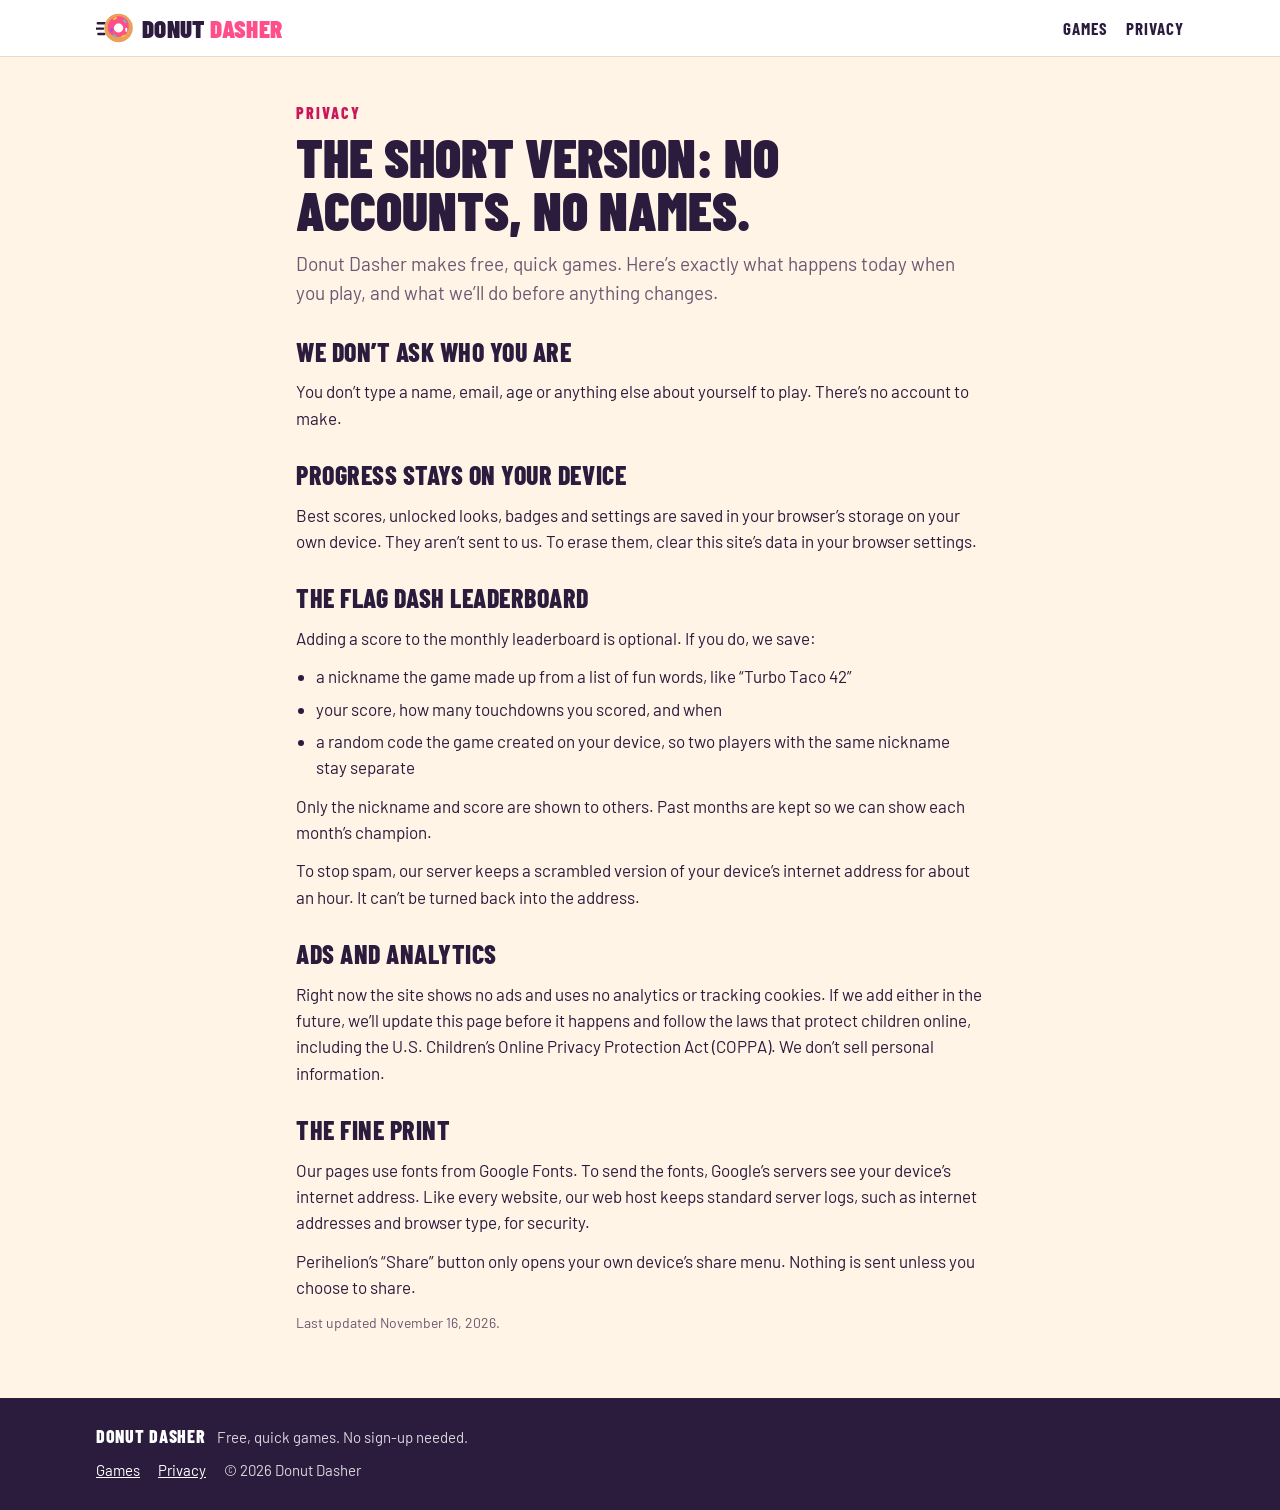
<file: privacy/index.html>
<!doctype html>
<html lang="en">
<head>
<meta charset="utf-8">
<meta name="viewport" content="width=device-width, initial-scale=1, viewport-fit=cover">
<title>Privacy | Donut Dasher</title>
<meta name="description" content="How Donut Dasher handles privacy today: no accounts, no names, and game progress saved on your own device.">
<meta name="theme-color" content="#FF4F8B">
<link rel="canonical" href="https://donutdasher.com/privacy">
<meta property="og:url" content="https://donutdasher.com/privacy">
<meta property="og:title" content="Privacy | Donut Dasher">
<meta property="og:description" content="How Donut Dasher handles privacy today: no accounts, no names, and game progress saved on your own device.">
<meta property="og:type" content="website">
<link rel="icon" href="/favicon.svg" type="image/svg+xml">
<link rel="icon" href="/favicon.ico" sizes="32x32">
<link rel="apple-touch-icon" href="/apple-touch-icon.png">
<link rel="preconnect" href="https://fonts.googleapis.com">
<link rel="preconnect" href="https://fonts.gstatic.com" crossorigin>
<link rel="stylesheet" href="https://fonts.googleapis.com/css2?family=Barlow+Condensed:wght@600;700;800;900&family=Barlow:wght@400;500;600;700&display=swap">
<link rel="stylesheet" href="/css/site.css?v=1794884065">
</head>
<body class="page-text">
<a class="skip" href="#main">Skip to content</a>
<header class="site-header">
  <div class="wrap site-header__inner">
    <a class="brand" href="/"><svg class="brand__logo" viewBox="0 0 64 64" aria-hidden="true" focusable="false"><g stroke="#2B1B3D" stroke-width="4" stroke-linecap="round"><path d="M3 24h12M1 33h11M4 42h10"/></g><path fill="#E9A05A" fill-rule="evenodd" d="M38 8a24 24 0 1 1 0 48a24 24 0 1 1 0-48zm0 16a8 8 0 1 0 0 16a8 8 0 1 0 0-16z"/><path fill="#FF4F8B" fill-rule="evenodd" d="M38 12c6 0 9 2 12 5s5 6 5 10c1 5-1 8-2 11c-2 4-5 7-9 8c-4 2-8 1-11 1c-4-1-7-3-10-6s-3-7-3-11c0-5 2-9 6-13c3-3 8-5 12-5zm0 12a8 8 0 1 0 0 16a8 8 0 1 0 0-16z"/><g stroke-width="3" stroke-linecap="round"><path stroke="#FFC629" d="M30 17l4-2"/><path stroke="#3DD6C6" d="M47 19l3 3"/><path stroke="#FFFFFF" d="M51 33l0 4"/><path stroke="#7C5CFF" d="M27 33l-1 4"/><path stroke="#FFC629" d="M44 46l4-1"/><path stroke="#3DD6C6" d="M30 44l3 2"/></g></svg><span class="brand__name">Donut <span>Dasher</span></span></a>
    <nav class="site-nav" aria-label="Main">
      <a href="/#games">Games</a>
      <a href="/privacy">Privacy</a>
    </nav>
  </div>
</header>
<main id="main">

<article class="wrap prose">
  <p class="eyebrow">Privacy</p>
  <h1>The short version: no accounts, no names.</h1>
  <p class="prose__lead">Donut Dasher makes free, quick games. Here’s exactly what happens today when you play, and what we’ll do before anything changes.</p>

  <h2>We don’t ask who you are</h2>
  <p>You don’t type a name, email, age or anything else about yourself to play. There’s no account to make.</p>

  <h2>Progress stays on your device</h2>
  <p>Best scores, unlocked looks, badges and settings are saved in your browser’s storage on your own device. They aren’t sent to us. To erase them, clear this site’s data in your browser settings.</p>

  <h2>The Flag Dash leaderboard</h2>
  <p>Adding a score to the monthly leaderboard is optional. If you do, we save:</p>
  <ul>
    <li>a nickname the game made up from a list of fun words, like “Turbo Taco 42”</li>
    <li>your score, how many touchdowns you scored, and when</li>
    <li>a random code the game created on your device, so two players with the same nickname stay separate</li>
  </ul>
  <p>Only the nickname and score are shown to others. Past months are kept so we can show each month’s champion.</p>
  <p>To stop spam, our server keeps a scrambled version of your device’s internet address for about an hour. It can’t be turned back into the address.</p>

  <h2>Ads and analytics</h2>
  <p>Right now the site shows no ads and uses no analytics or tracking cookies. If we add either in the future, we’ll update this page before it happens and follow the laws that protect children online, including the U.S. Children’s Online Privacy Protection Act (COPPA). We don’t sell personal information.</p>

  <h2>The fine print</h2>
  <p>Our pages use fonts from Google Fonts. To send the fonts, Google’s servers see your device’s internet address. Like every website, our web host keeps standard server logs, such as internet addresses and browser type, for security.</p>
  <p>Perihelion’s “Share” button only opens your own device’s share menu. Nothing is sent unless you choose to share.</p>

  
  <p class="prose__date">Last updated November 16, 2026.</p>
</article>

</main>
<footer class="site-footer">
  <div class="wrap site-footer__inner">
    <p class="site-footer__promise"><strong>Donut Dasher</strong> Free, quick games. No sign-up needed.</p>
    <p class="site-footer__links"><a href="/">Games</a><a href="/privacy">Privacy</a><span>&copy; 2026 Donut Dasher</span></p>
  </div>
</footer>
</body>
</html>
</file>
<file: css/site.css>
/* Donut Dasher
   Layout: mobile-first single column; game cards right under a short hero. Flag Dash puts the field first.
   Look: bright frosting pink on warm dough cream, chocolate-plum ink, sprinkle accents. Single light theme on purpose. */
:root {
  --ink: #2B1B3D;          /* chocolate-plum: text, dark panels */
  --white: #FFFFFF;
  --cream: #FFF4E6;        /* donut dough */
  --cream-2: #FCE7CF;
  --accent: #FF4F8B;       /* strawberry frosting */
  --accent-text: #C8175A;  /* frosting dark enough for text */
  --peach: #FFC9A8;
  --gold: #FFC629;
  --teal: #3DD6C6;
  --grape: #7C5CFF;
  --muted: #6B5872;
  --line: #EBD9C4;
  --radius: 14px;
  --font-display: "Barlow Condensed", "Arial Narrow", "Helvetica Neue", sans-serif;
  --font-body: "Barlow", system-ui, -apple-system, "Segoe UI", Roboto, sans-serif;
  color-scheme: light;
}

*, *::before, *::after { box-sizing: border-box; }
html { -webkit-text-size-adjust: 100%; }
body {
  margin: 0;
  background: var(--cream);
  color: var(--ink);
  font: 400 17px/1.55 var(--font-body);
}
h1, h2, h3, p, ul, ol { margin: 0; }
ul, ol { padding: 0; list-style: none; }
img, svg { display: block; max-width: 100%; }
a { color: var(--accent-text); }
button { font: inherit; }
:focus-visible { outline: 3px solid var(--grape); outline-offset: 2px; border-radius: 4px; }

.wrap {
  width: 100%;
  max-width: 1120px;
  margin-inline: auto;
  padding-left: max(16px, env(safe-area-inset-left, 0px));
  padding-right: max(16px, env(safe-area-inset-right, 0px));
}
.skip { position: absolute; left: -9999px; top: 8px; z-index: 10; padding: 8px 14px; border-radius: 8px; background: var(--ink); color: var(--white); }
.skip:focus { left: 8px; }

/* ---------- buttons ---------- */
.btn {
  display: inline-flex; align-items: center; justify-content: center; gap: 8px;
  min-height: 48px; padding: 0 26px; border: 0; border-radius: 999px;
  font: 800 20px/1 var(--font-display); letter-spacing: .06em; text-transform: uppercase; text-decoration: none;
  cursor: pointer; touch-action: manipulation;
  transition: transform .12s ease, box-shadow .12s ease;
}
.btn--primary { background: var(--accent); color: var(--white); box-shadow: 0 4px 0 var(--accent-text); }
.btn--primary:hover { transform: translateY(-1px); box-shadow: 0 5px 0 var(--accent-text); }
.btn--primary:active { transform: translateY(3px); box-shadow: 0 1px 0 var(--accent-text); }
.btn--ghost { background: transparent; color: var(--ink); border: 2px solid var(--ink); }

/* ---------- header & footer ---------- */
.site-header { background: var(--white); border-bottom: 1px solid var(--line); padding-top: env(safe-area-inset-top, 0px); }
.site-header__inner { display: flex; align-items: center; justify-content: space-between; gap: 12px; min-height: 56px; }
.brand { display: inline-flex; align-items: center; gap: 8px; color: var(--ink); text-decoration: none; }
.brand__logo { width: 38px; height: 38px; }
.brand__name { font: 900 25px/1 var(--font-display); letter-spacing: .01em; text-transform: uppercase; white-space: nowrap; }
@media (max-width: 380px) { .brand__name { font-size: 22px; } .site-nav { gap: 12px; } }
.brand__name span { color: var(--accent); }
.site-nav { display: flex; gap: 18px; }
.site-nav a { color: var(--ink); font: 700 17px/1 var(--font-display); letter-spacing: .06em; text-transform: uppercase; text-decoration: none; }
.site-nav a:hover { color: var(--accent-text); }

.site-footer { margin-top: 56px; padding-block: 28px calc(28px + env(safe-area-inset-bottom, 0px)); background: var(--ink); color: rgba(255,255,255,.82); font-size: 15px; }
.site-footer__inner { display: grid; gap: 10px; }
.site-footer__promise strong { margin-right: 8px; color: var(--white); font: 800 18px/1 var(--font-display); letter-spacing: .04em; text-transform: uppercase; }
.site-footer__links { display: flex; flex-wrap: wrap; gap: 6px 18px; }
.site-footer a { color: var(--white); }

/* ---------- homepage ---------- */
.hero { padding-block: 22px 18px; }
.hero__title { font: 900 clamp(40px, 11vw, 76px)/.92 var(--font-display); text-transform: uppercase; text-wrap: balance; }
.hero__title span { color: var(--accent); }
.hero__text { margin-top: 10px; max-width: 34ch; font-size: 18px; color: var(--muted); }

.games__grid { display: grid; gap: 18px; }
.game-card {
  display: grid; overflow: hidden;
  border-radius: 20px; background: var(--white); color: var(--ink); text-decoration: none;
  box-shadow: 0 2px 0 var(--line), 0 12px 28px rgba(43, 27, 61, .10);
  transition: transform .15s ease, box-shadow .15s ease;
}
a.game-card:hover { transform: translateY(-3px); box-shadow: 0 2px 0 var(--line), 0 18px 34px rgba(43, 27, 61, .16); }
a.game-card:hover .btn--primary { transform: translateY(-1px); }
.game-card__art { aspect-ratio: 16 / 9; max-width: 100%; overflow: hidden; }
.game-card__svg { width: 100%; height: 100%; }
.game-card__ez { font: 900 26px var(--font-display); letter-spacing: .08em; fill: rgba(255,255,255,.92); }
.game-card__space {
  width: 100%; height: 100%; display: grid; place-items: center;
  background: radial-gradient(circle at 50% 50%, #2a1f5c 0%, #0a0918 70%);
}
.game-card__space img { width: 54%; max-width: 200px; height: auto; border-radius: 22%; }
.game-card__body { display: grid; gap: 10px; padding: 18px 18px 20px; }
.game-card__title { font: 900 36px/1 var(--font-display); text-transform: uppercase; }
.game-card__blurb { color: var(--muted); font-size: 16px; line-height: 1.5; }
.game-card__tags { display: flex; flex-wrap: wrap; gap: 6px; }
.game-card__tags li { padding: 3px 10px; border-radius: 999px; background: var(--cream); font: 700 13px/1.4 var(--font-body); color: var(--muted); }
.game-card__play { justify-self: start; margin-top: 4px; }
.game-card--soon { border: 2px dashed var(--line); background: transparent; box-shadow: none; }
.game-card__soon { justify-self: start; padding: 6px 12px; border-radius: 999px; background: var(--cream-2); font: 800 15px/1 var(--font-display); letter-spacing: .06em; text-transform: uppercase; }

.section-title { font: 900 34px/1 var(--font-display); text-transform: uppercase; }
.promise { margin-top: 44px; }
.promise__list { display: grid; gap: 12px; margin-top: 16px; }
.promise__list li { padding: 16px 18px; border-radius: var(--radius); background: var(--white); border: 1px solid var(--line); color: var(--muted); font-size: 16px; }
.promise__list strong { display: block; margin-bottom: 2px; color: var(--ink); font: 800 21px/1.1 var(--font-display); letter-spacing: .03em; text-transform: uppercase; }
.promise__list li:nth-child(1) strong { color: var(--accent-text); }
.promise__list li:nth-child(2) strong { color: #5A3FD6; }
.promise__list li:nth-child(3) strong { color: #127E73; }
.promise__more { margin-top: 14px; font-weight: 600; }

@media (min-width: 720px) {
  .hero { padding-block: 44px 30px; }
  .games__grid { grid-template-columns: repeat(2, 1fr); gap: 24px; }
  .promise__list { grid-template-columns: repeat(3, 1fr); }
}

/* ---------- text pages ---------- */
.prose { max-width: 720px; padding-block: 36px 8px; }
.prose--center { text-align: center; }
.prose--center .btn { margin-top: 8px; }
.eyebrow { font: 800 16px/1 var(--font-display); letter-spacing: .12em; text-transform: uppercase; color: var(--accent-text); }
.prose h1 { margin-top: 10px; font: 900 clamp(36px, 8vw, 54px)/.98 var(--font-display); text-transform: uppercase; text-wrap: balance; }
.prose h2 { margin-top: 30px; font: 800 26px/1.1 var(--font-display); text-transform: uppercase; letter-spacing: .02em; }
.prose p, .prose ul { margin-top: 12px; }
.prose ul { padding-left: 1.2em; list-style: disc; }
.prose li + li { margin-top: 6px; }
.prose__lead { font-size: 19px; color: var(--muted); }
.prose__date { margin-top: 30px; font-size: 14px; color: var(--muted); }

/* ---------- Flag Dash page ---------- */
.dash-section { padding-top: 12px; }
.dash { display: grid; gap: 32px; align-items: start; }
/* The field is sized to the screen height too, so the field, Play and Spin all fit without scrolling. */
.dash__play { width: min(100%, 420px, max(280px, calc((100vh - 210px) * 0.643))); margin-inline: auto; }
@supports (height: 100svh) {
  .dash__play { width: min(100%, 420px, max(280px, calc((100svh - 210px) * 0.643))); }
}
.dash__titlebar { display: flex; align-items: baseline; justify-content: space-between; gap: 12px; margin-bottom: 10px; }
.dash__h1 { font: 900 34px/1 var(--font-display); text-transform: uppercase; }
.dash__jump { font: 700 16px/1 var(--font-display); letter-spacing: .06em; text-transform: uppercase; }
.dash__stage { position: relative; border-radius: var(--radius); overflow: hidden; box-shadow: 0 10px 30px rgba(43, 27, 61, .25); }
.dash__canvas { display: block; width: 100%; height: auto; aspect-ratio: 360 / 560; touch-action: none; user-select: none; -webkit-user-select: none; background: #2F8F3E; }
.dash__overlay {
  position: absolute; inset: 0; overflow-y: auto;
  display: flex; flex-direction: column; align-items: center; justify-content: center; gap: 14px;
  padding: 20px; text-align: center; color: var(--white);
  background: rgba(43, 27, 61, .55);
}
.dash__overlay[hidden] { display: none; }
.dash__overlay:has(.dash__form:not([hidden])) { gap: 8px; background: rgba(43, 27, 61, .93); }
.dash__overlay:has(.dash__form:not([hidden])) .dash__title { font-size: 36px; }
.dash__overlay:has(.dash__form:not([hidden])) .dash__text { font-size: 15px; }
.dash__title { font: 900 56px/.95 var(--font-display); text-transform: uppercase; }
.dash__text { max-width: 290px; font-size: 17px; line-height: 1.45; white-space: pre-line; }
.dash__hint { font-size: 13px; opacity: .75; }
@media (hover: none) { .dash__hint { display: none; } }
.dash__overlay:has(.dash__form:not([hidden])) .dash__hint { display: none; }
.dash__button { min-width: 180px; font-size: 24px; min-height: 54px; }
.dash__controls { display: flex; gap: 8px; margin-top: 12px; }
.dash__spin {
  flex: 1; padding: 14px; border: 0; border-radius: var(--radius);
  background: var(--ink); color: var(--white);
  font: 800 20px/1 var(--font-display); letter-spacing: .08em; text-transform: uppercase;
  cursor: pointer; touch-action: manipulation;
}
.dash__spin:disabled { opacity: .45; cursor: default; }
.dash__sound {
  flex: 0 0 auto; padding: 0 14px; border: 2px solid var(--ink); border-radius: var(--radius);
  background: var(--white); color: var(--ink); font: 800 15px/1 var(--font-display);
  letter-spacing: .04em; text-transform: uppercase; cursor: pointer; touch-action: manipulation; white-space: nowrap;
}
.dash__sound[aria-pressed="false"] { opacity: .6; }

.dash__info { display: grid; gap: 28px; min-width: 0; }
.dash__heading { font: 900 30px/1 var(--font-display); text-transform: uppercase; }
.dash__sub { margin-top: 6px; font-size: 15px; color: var(--muted); }
.dash__list { display: grid; grid-template-columns: 1fr 1fr; gap: 10px; margin-top: 14px; }
.dash__list li { padding: 12px 14px; border: 1px solid var(--line); border-radius: var(--radius); background: var(--white); font-size: 14px; line-height: 1.4; color: var(--muted); }
.dash__list strong { display: block; margin-bottom: 2px; font: 800 17px/1.1 var(--font-display); letter-spacing: .04em; text-transform: uppercase; color: var(--ink); }

.dash__player { margin-top: 12px; padding: 16px 18px; border-radius: var(--radius); background: var(--white); border: 1px solid var(--line); }
.dash__player-top { display: flex; align-items: baseline; justify-content: space-between; gap: 12px; }
.dash__level { font: 900 30px/1 var(--font-display); text-transform: uppercase; color: var(--ink); }
.dash__bank { font-weight: 700; font-size: 16px; color: var(--ink); }
.dash__xpbar { height: 10px; margin-top: 10px; border-radius: 5px; background: rgba(43,27,61,.12); overflow: hidden; }
.dash__xpbar span { display: block; height: 100%; border-radius: 5px; background: var(--accent); transition: width .6s ease; }
.dash__xpbar--gold span { background: #E3B21C; }
.dash__xptext { margin-top: 6px; font-size: 13px; font-weight: 600; color: var(--muted); }
.dash__daily { margin-top: 14px; padding: 10px 12px; border-radius: 6px; background: var(--cream); border-left: 4px solid var(--accent); }
.dash__daily.is-done { border-left-color: #2E9E4F; }
.dash__daily-label { font: 800 14px/1.2 var(--font-display); letter-spacing: .06em; text-transform: uppercase; color: var(--accent-text); }
.dash__daily.is-done .dash__daily-label { color: #2E7D3E; }
.dash__daily-text { margin-top: 2px; font-weight: 600; font-size: 16px; color: var(--ink); }
.dash__next { margin-top: 10px; font-weight: 700; font-size: 15px; color: var(--ink); }

.dash__locker-group { margin-top: 14px; }
.dash__locker-title { font: 800 15px/1.2 var(--font-display); letter-spacing: .08em; text-transform: uppercase; color: var(--accent-text); }
.dash__locker-row { display: flex; flex-wrap: wrap; gap: 8px; margin-top: 8px; }
.dash__item {
  display: inline-flex; align-items: center; gap: 8px; padding: 8px 12px; border: 2px solid var(--line); border-radius: 999px;
  background: var(--white); color: var(--ink); font: 600 14px var(--font-body); cursor: pointer;
}
.dash__item.is-on { border-color: var(--ink); background: var(--ink); color: var(--white); }
.dash__item.is-locked { cursor: default; opacity: .55; }
.dash__swatch { width: 18px; height: 18px; border-radius: 50%; border: 1px solid rgba(0,0,0,.2); }
.dash__item-cost { font-size: 12px; font-weight: 700; color: var(--muted); }

.dash__badge-count { margin-left: 6px; font-size: 18px; color: var(--accent-text); }
.dash__badge-list { display: grid; grid-template-columns: repeat(auto-fill, minmax(190px, 1fr)); gap: 8px; margin-top: 12px; }
.dash__badge { display: flex; align-items: center; gap: 10px; padding: 10px; border: 1px dashed var(--line); border-radius: var(--radius); background: var(--white); }
.dash__badge-icon { flex: 0 0 auto; font-size: 26px; line-height: 1; filter: grayscale(1); opacity: .35; }
.dash__badge-text { min-width: 0; }
.dash__badge-text strong { display: block; font: 800 15px/1.1 var(--font-display); text-transform: uppercase; color: var(--muted); }
.dash__badge-text small { display: block; margin-top: 2px; font-size: 12px; line-height: 1.3; color: var(--muted); }
.dash__badge.is-earned { border: 1px solid #F0C64A; background: #FFF8E1; }
.dash__badge.is-earned .dash__badge-icon { filter: none; opacity: 1; }
.dash__badge.is-earned strong { color: var(--ink); }
.dash__badge.is-new { animation: badge-pop .6s ease; }
@keyframes badge-pop { 0% { transform: scale(.9); } 60% { transform: scale(1.06); } 100% { transform: scale(1); } }

.dash__guide-cols { display: grid; grid-template-columns: 1fr 1fr; gap: 16px; margin-top: 12px; }
.dash__guide-title { font: 800 15px/1.2 var(--font-display); letter-spacing: .08em; text-transform: uppercase; color: var(--accent-text); }
.dash__guide-list { display: grid; gap: 8px; margin-top: 8px; }
.dash__guide-list li { display: flex; align-items: flex-start; gap: 10px; font-size: 14px; line-height: 1.35; color: var(--muted); }
.dash__guide-list strong { color: var(--ink); }
.dash__chip { flex: 0 0 22px; width: 22px; height: 22px; border-radius: 50%; display: inline-flex; align-items: center; justify-content: center; font-size: 13px; }
.dash__chip--power { background: var(--ink); }
.dash__chip--chaser { background: #141E60; }
.dash__chip--zig { background: #3D7BD9; }
.dash__chip--blitz { background: #F26B21; }
.dash__chip--wall { background: #5B2A86; }

.dash__board { padding: 22px; border-radius: var(--radius); background: var(--ink); color: var(--white); scroll-margin-top: 16px; }
.dash__board-eyebrow { font: 900 26px/1 var(--font-display); text-transform: uppercase; color: var(--white); }
.dash__board-sub { margin-top: 6px; font-size: 15px; color: rgba(255,255,255,.75); }
.dash__top { display: grid; gap: 2px; margin-top: 16px; }
.dash__top li { display: flex; align-items: center; gap: 12px; padding: 8px 12px; border-radius: 6px; background: rgba(255,255,255,.07); }
.dash__top li:first-child { background: var(--accent); }
.dash__top li.is-you { outline: 2px solid var(--gold); outline-offset: -2px; }
.dash__top li.is-you .dash__name { color: var(--gold); }
.dash__top li:first-child.is-you .dash__name { color: var(--white); }
.dash__rank { flex: 0 0 24px; font: 900 20px/1 var(--font-display); }
.dash__name { flex: 1; min-width: 0; font-weight: 600; font-size: 15px; overflow-wrap: anywhere; }
.dash__name small { display: block; font-weight: 500; font-size: 13px; opacity: .8; }
.dash__score { font: 900 22px/1 var(--font-display); font-variant-numeric: tabular-nums; }
.dash__empty { margin-top: 16px; font-weight: 600; }
.dash__me { margin-top: 10px; padding: 10px 12px; border-radius: 6px; border: 2px solid var(--gold); font-weight: 600; font-size: 15px; }
.dash__me[hidden] { display: none; }
.dash__champ { margin-top: 16px; padding-top: 14px; border-top: 1px solid rgba(255,255,255,.2); font-size: 15px; }
.dash__champ-label { display: block; font: 800 15px/1.2 var(--font-display); letter-spacing: .1em; text-transform: uppercase; color: var(--peach); }
.dash__privacy { margin-top: 12px; font-size: 13px; opacity: .7; }

.dash__form { display: grid; gap: 10px; width: 100%; max-width: 310px; text-align: center; }
.dash__form[hidden] { display: none; }
.dash__form-title { font: 800 19px/1.1 var(--font-display); text-transform: uppercase; }
.dash__nick { display: grid; justify-items: center; gap: 6px; padding: 12px; border-radius: 10px; background: rgba(255,255,255,.1); }
.dash__nick-label { font: 700 13px/1 var(--font-display); letter-spacing: .1em; text-transform: uppercase; opacity: .75; }
.dash__nick-name { font: 900 28px/1 var(--font-display); color: var(--gold); text-transform: uppercase; letter-spacing: .02em; }
.dash__shuffle { padding: 7px 14px; border: 2px solid rgba(255,255,255,.6); border-radius: 999px; background: transparent; color: var(--white); font: 700 15px/1 var(--font-display); letter-spacing: .06em; text-transform: uppercase; cursor: pointer; }
.dash__submit { height: 46px; border: 0; border-radius: 999px; background: var(--gold); color: var(--ink); font: 900 19px/1 var(--font-display); letter-spacing: .06em; text-transform: uppercase; cursor: pointer; }
.dash__submit:disabled { opacity: .6; cursor: default; }
.dash__form-msg { min-height: 1.2em; font-weight: 600; font-size: 14px; }
.dash__form-msg:empty { display: none; }
.dash__form-note { font-size: 12px; line-height: 1.35; opacity: .75; }

.dash__more { display: flex; flex-wrap: wrap; align-items: center; justify-content: space-between; gap: 12px 20px; padding: 18px 20px; border-radius: var(--radius); background: var(--white); border: 1px solid var(--line); }
.dash__more p { font-weight: 600; font-size: 16px; }

@media (max-width: 640px) {
  .dash__badge-list { grid-template-columns: 1fr 1fr; }
  .dash__badge { padding: 8px; gap: 8px; }
  .dash__guide-cols { grid-template-columns: 1fr; }
  .page-dash .site-footer { margin-top: 40px; }
}
@media (max-width: 480px) {
  .dash__list { grid-template-columns: 1fr; }
  .page-dash .site-nav a[href="/#games"] { display: none; }
}
@media (min-width: 960px) {
  .dash-section { padding-top: 28px; }
  .dash { grid-template-columns: auto 1fr; gap: 56px; }
  .dash__play { position: sticky; top: 20px; margin: 0; }
}
@media (prefers-reduced-motion: reduce) {
  .btn, .game-card { transition: none; }
  .dash__badge.is-new { animation: none; }
}
</file>
